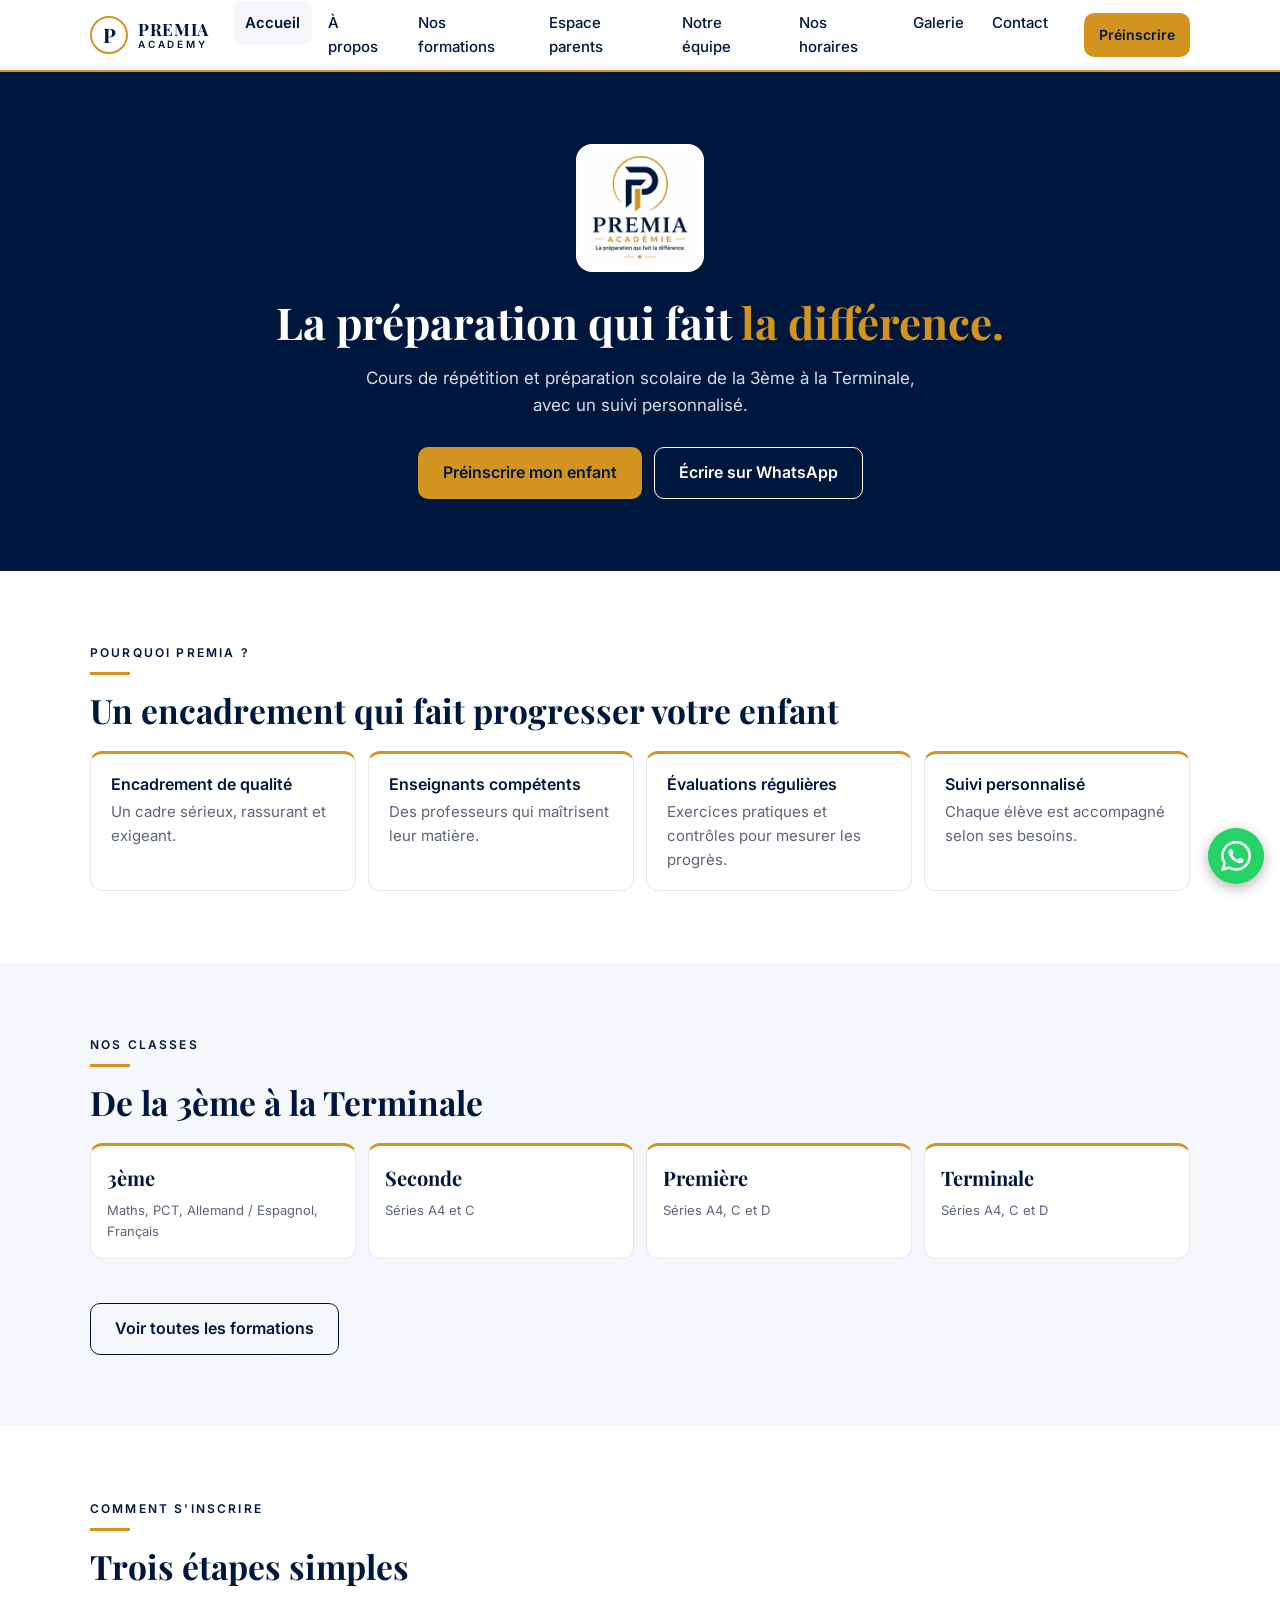
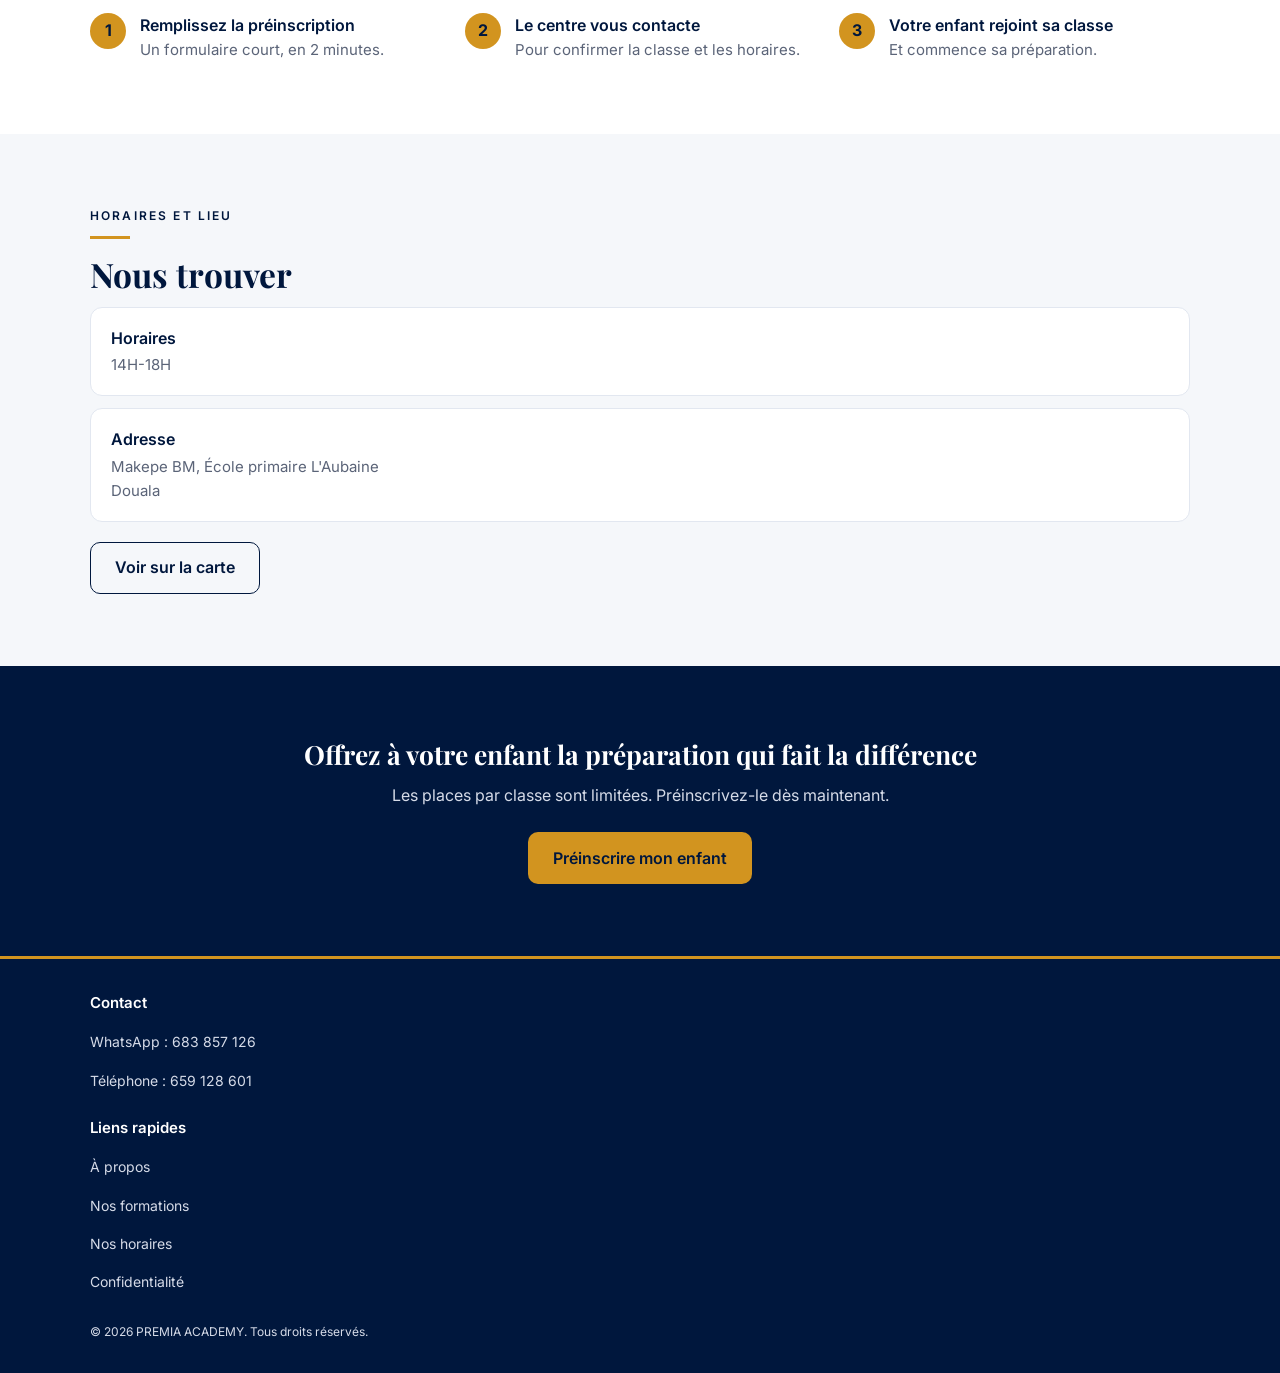
<file: index.html>
<!DOCTYPE html>
<html lang="fr">
<head>
  <meta charset="UTF-8">
  <meta name="viewport" content="width=device-width, initial-scale=1">
  <title>PREMIA ACADEMY | Cours de répétition à Douala, de la 3ème à la Terminale</title>
  <meta name="description" content="PREMIA ACADEMY, centre de cours de répétition à Makepe, Douala. Accompagnement scolaire des élèves de la 3ème à la Terminale et préparation aux examens.">
  <meta name="theme-color" content="#00173D">
<link rel="icon" type="image/svg+xml" href="assets/img/logo/favicon.svg">
<link rel="icon" type="image/png" href="assets/img/logo/logo-complet.png">
<link rel="canonical" href="https://dylannana.github.io/premia-academy/">
  <!-- Aperçu lors d'un partage WhatsApp / Facebook -->
  <meta property="og:type" content="website">
  <meta property="og:url" content="https://dylannana.github.io/premia-academy/">
  <meta property="og:site_name" content="PREMIA ACADEMY">
<meta property="og:locale" content="fr_FR">
  <meta property="og:title" content="PREMIA ACADEMY : la préparation qui fait la différence">
  <meta property="og:description" content="Cours de répétition et préparation scolaire de la 3ème à la Terminale.">
  <meta property="og:image" content="https://dylannana.github.io/premia-academy/assets/img/logo/logo-complet.png">

  <!-- Polices -->
  <link rel="preconnect" href="https://fonts.googleapis.com">
  <link rel="preconnect" href="https://fonts.gstatic.com" crossorigin>
  <link href="https://fonts.googleapis.com/css2?family=Inter:wght@400;500;600&family=Playfair+Display:wght@600;700&display=swap" rel="stylesheet">

  <link rel="stylesheet" href="assets/css/style.css">
  <script src="assets/js/main.js" defer></script>
</head>
<body>
  <a class="skip-link" href="#contenu">Aller au contenu</a>

  <!-- ===== EN-TÊTE ===== -->
  <header class="site-header">
    <div class="header-inner">
      <a class="brand" href="index.html" aria-label="PREMIA ACADEMY, accueil">
        <span class="brand-mono" aria-hidden="true">P</span>
        <span class="brand-text">
          <span class="brand-name">PREMIA</span>
          <span class="brand-sub">ACADEMY</span>
        </span>
      </a>
      <div class="header-actions">
        <a class="btn btn-gold btn-sm" href="preinscription.html">Préinscrire</a>
        <button class="nav-toggle" type="button" aria-expanded="false"
                aria-controls="menu-principal" aria-label="Ouvrir le menu">
          <span class="nav-toggle-bar"></span>
        </button>
      </div>
    </div>
    <nav class="main-nav" id="menu-principal" aria-label="Navigation principale">
      <ul>
        <li><a href="index.html" aria-current="page">Accueil</a></li>
        <li><a href="a-propos.html">À propos</a></li>
        <li><a href="formations.html">Nos formations</a></li>
        <li><a href="informations.html">Espace parents</a></li>
        <li><a href="equipe.html">Notre équipe</a></li>
        <li><a href="horaires.html">Nos horaires</a></li>
        <li><a href="galerie.html">Galerie</a></li>
        <li><a href="contact.html">Contact</a></li>
      </ul>
    </nav>
  </header>

  <main id="contenu">

    <!-- ===== HERO ===== -->
    <section class="hero">
      <div class="container">
        <img class="hero-logo" src="assets/img/logo/logo-complet.png"
             alt="Logo PREMIA Académie" width="128" height="128">
        <h1>La préparation qui fait <span>la différence.</span></h1>
        <p class="hero-text">Cours de répétition et préparation scolaire de la 3ème à la Terminale, avec un suivi personnalisé.</p>
        <div class="hero-actions">
          <a class="btn btn-gold" href="preinscription.html">Préinscrire mon enfant</a>
          <a class="btn btn-outline-light" href="https://wa.me/237683857126">Écrire sur WhatsApp</a>
        </div>
      </div>
    </section>

    <!-- ===== POURQUOI PREMIA ===== -->
    <section class="section" aria-labelledby="titre-pourquoi">
      <div class="container">
        <p class="eyebrow">Pourquoi PREMIA ?</p>
        <h2 id="titre-pourquoi">Un encadrement qui fait progresser votre enfant</h2>
        <ul class="cards">
          <li class="card">
            <h3>Encadrement de qualité</h3>
            <p>Un cadre sérieux, rassurant et exigeant.</p>
          </li>
          <li class="card">
            <h3>Enseignants compétents</h3>
            <p>Des professeurs qui maîtrisent leur matière.</p>
          </li>
          <li class="card">
            <h3>Évaluations régulières</h3>
            <p>Exercices pratiques et contrôles pour mesurer les progrès.</p>
          </li>
          <li class="card">
            <h3>Suivi personnalisé</h3>
            <p>Chaque élève est accompagné selon ses besoins.</p>
          </li>
        </ul>
      </div>
    </section>

    <!-- ===== NOS CLASSES ===== -->
    <section class="section section-alt" aria-labelledby="titre-classes">
      <div class="container">
        <p class="eyebrow">Nos classes</p>
        <h2 id="titre-classes">De la 3ème à la Terminale</h2>
        <ul class="class-grid">
          <li class="class-card"><h3>3ème</h3><p>Maths, PCT, Allemand / Espagnol, Français</p></li>
          <li class="class-card"><h3>Seconde</h3><p>Séries A4 et C</p></li>
          <li class="class-card"><h3>Première</h3><p>Séries A4, C et D</p></li>
          <li class="class-card"><h3>Terminale</h3><p>Séries A4, C et D</p></li>
        </ul>
        <a class="btn btn-outline" href="formations.html">Voir toutes les formations</a>
      </div>
    </section>

    <!-- ===== COMMENT S'INSCRIRE ===== -->
    <section class="section" aria-labelledby="titre-etapes">
      <div class="container">
        <p class="eyebrow">Comment s'inscrire</p>
        <h2 id="titre-etapes">Trois étapes simples</h2>
        <ol class="steps">
          <li><h3>Remplissez la préinscription</h3><p>Un formulaire court, en 2 minutes.</p></li>
          <li><h3>Le centre vous contacte</h3><p>Pour confirmer la classe et les horaires.</p></li>
          <li><h3>Votre enfant rejoint sa classe</h3><p>Et commence sa préparation.</p></li>
        </ol>
      </div>
    </section>

    <!-- ===== HORAIRES ET LIEU ===== -->
    <section class="section section-alt" aria-labelledby="titre-lieu">
      <div class="container">
        <p class="eyebrow">Horaires et lieu</p>
        <h2 id="titre-lieu">Nous trouver</h2>
        <div class="card"><h3>Horaires</h3><p>14H-18H</p></div>
        <div class="card"><h3>Adresse</h3><p>Makepe BM, École primaire L'Aubaine<br>Douala</p></div>
        <a class="btn btn-outline" href="contact.html">Voir sur la carte</a>
      </div>
    </section>

    <!-- ===== APPEL FINAL ===== -->
    <section class="cta">
      <div class="container">
        <h2>Offrez à votre enfant la préparation qui fait la différence</h2>
        <p>Les places par classe sont limitées. Préinscrivez-le dès maintenant.</p>
        <a class="btn btn-gold" href="preinscription.html">Préinscrire mon enfant</a>
      </div>
    </section>
  </main>

  <!-- ===== PIED DE PAGE ===== -->
  <footer class="site-footer">
    <div class="container">
      <h3>Contact</h3>
      <a href="https://wa.me/237683857126">WhatsApp : 683 857 126</a>
      <a href="tel:+237659128601">Téléphone : 659 128 601</a>
      <h3>Liens rapides</h3>
      <a href="a-propos.html">À propos</a>
      <a href="formations.html">Nos formations</a>
      <a href="horaires.html">Nos horaires</a>
      <a href="confidentialite.html">Confidentialité</a>
      <p class="copyright">© 2026 PREMIA ACADEMY. Tous droits réservés.</p>
    </div>
  </footer>

  <!-- Bouton WhatsApp flottant -->
 <a class="wa-float" href="https://wa.me/237683857126" target="_blank" rel="noopener" aria-label="Écrire à PREMIA ACADEMY sur WhatsApp"><svg viewBox="0 0 24 24" aria-hidden="true"><path d="M17.472 14.382c-.297-.149-1.758-.867-2.03-.967-.273-.099-.471-.148-.67.15-.197.297-.767.966-.94 1.164-.173.199-.347.223-.644.075-.297-.15-1.255-.463-2.39-1.475-.883-.788-1.48-1.761-1.653-2.059-.173-.297-.018-.458.13-.606.134-.133.298-.347.446-.52.149-.174.198-.298.298-.497.099-.198.05-.371-.025-.52-.075-.149-.669-1.612-.916-2.207-.242-.579-.487-.5-.669-.51-.173-.008-.371-.01-.57-.01-.198 0-.52.074-.792.372-.272.297-1.04 1.016-1.04 2.479 0 1.462 1.065 2.875 1.213 3.074.149.198 2.096 3.2 5.077 4.487.709.306 1.262.489 1.694.625.712.227 1.36.195 1.871.118.571-.085 1.758-.719 2.006-1.413.248-.694.248-1.289.173-1.413-.074-.124-.272-.198-.57-.347m-5.421 7.403h-.004a9.87 9.87 0 01-5.031-1.378l-.361-.214-3.741.982.998-3.648-.235-.374a9.86 9.86 0 01-1.51-5.26c.001-5.45 4.436-9.884 9.888-9.884 2.64 0 5.122 1.03 6.988 2.898a9.825 9.825 0 012.893 6.994c-.003 5.45-4.437 9.884-9.885 9.884m8.413-18.297A11.815 11.815 0 0012.05 0C5.495 0 .16 5.335.157 11.892c0 2.096.547 4.142 1.588 5.945L.057 24l6.305-1.654a11.882 11.882 0 005.683 1.448h.005c6.554 0 11.89-5.335 11.893-11.893a11.821 11.821 0 00-3.48-8.413z"/></svg></a>
</html>
</file>
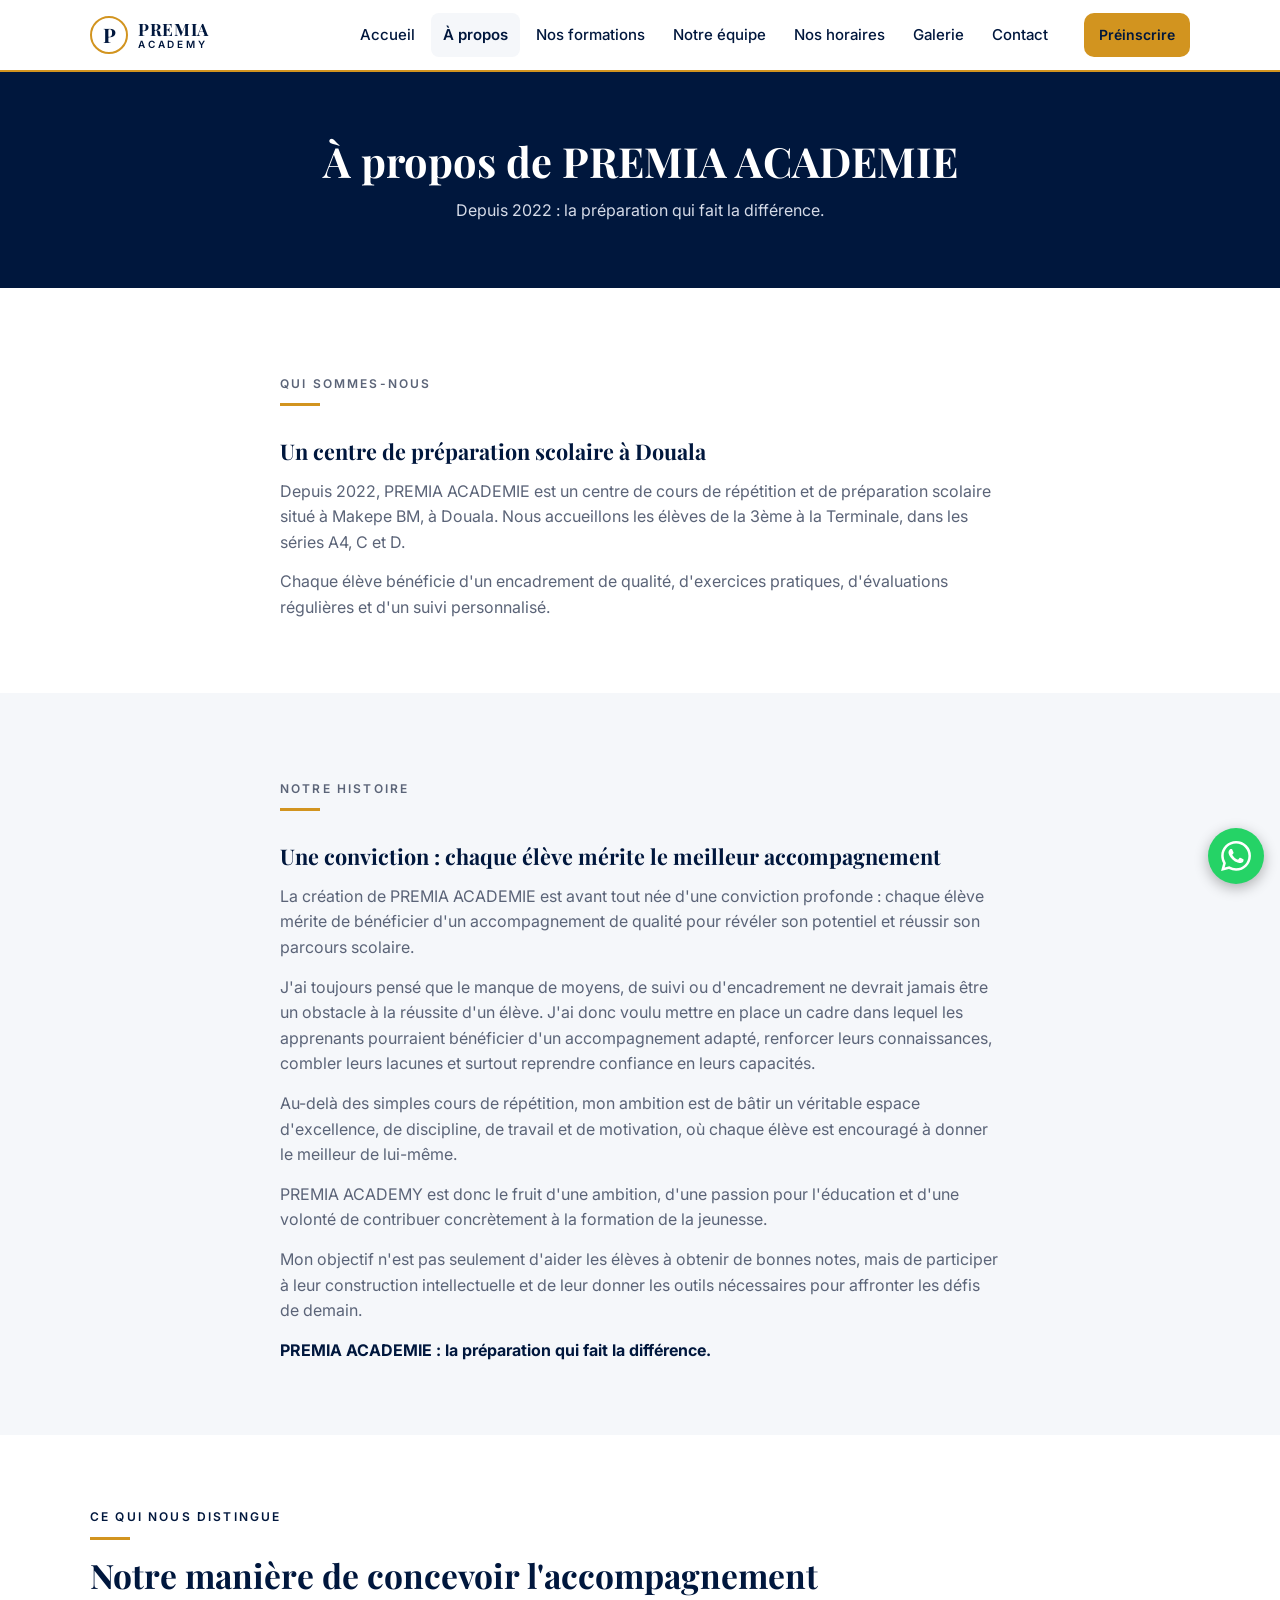
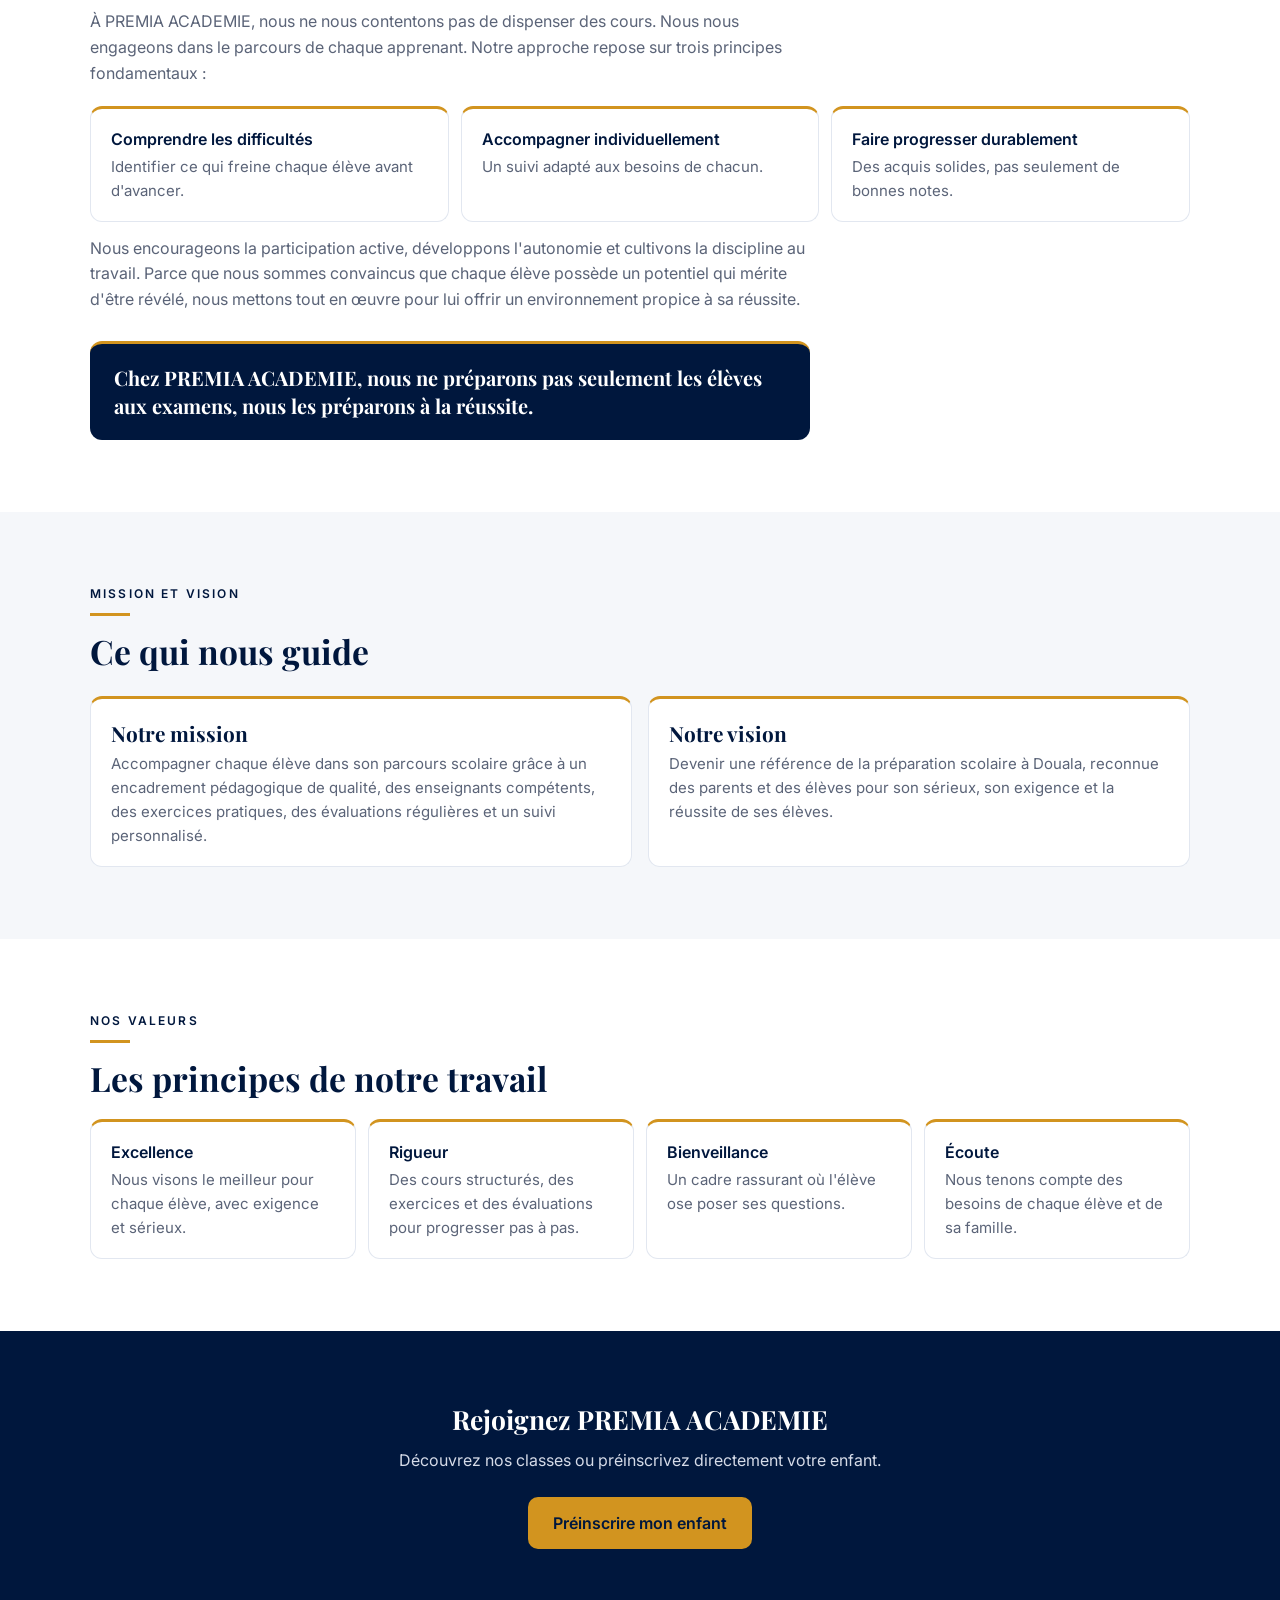
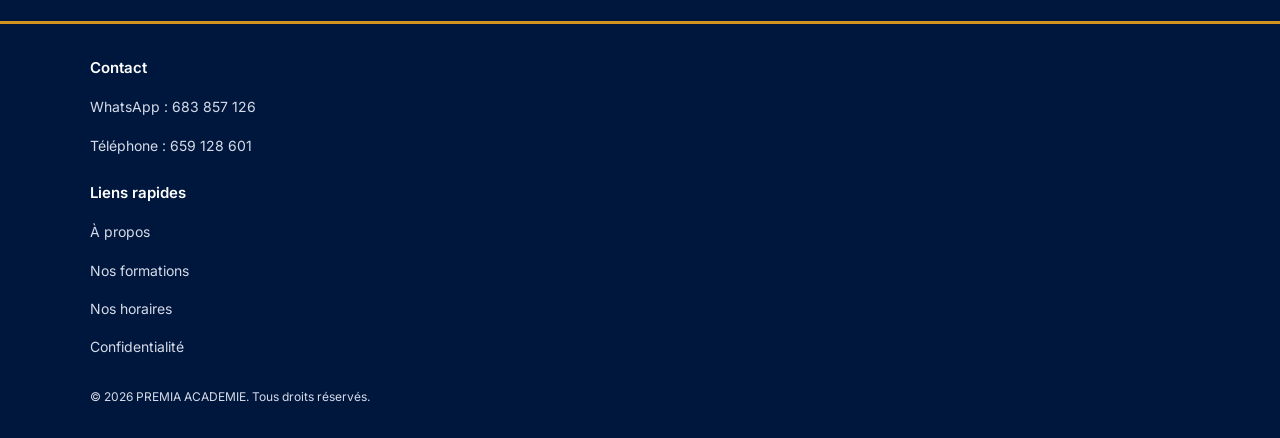
<file: a-propos.html>
<!DOCTYPE html>
<html lang="fr">
<head>
  <meta charset="UTF-8">
  <meta name="viewport" content="width=device-width, initial-scale=1">
  <title>À propos | PREMIA ACADEMY, centre de préparation scolaire à Douala depuis 2022</title>
  <meta name="description" content="Découvrez PREMIA ACADEMY, centre de cours de répétition à Makepe, Douala. Notre mission : accompagner les élèves de la 3ème à la Terminale vers la réussite scolaire.">
  <meta name="theme-color" content="#00173D">
  <link rel="icon" type="image/png" href="assets/img/logo/logo-complet.png">
  <meta property="og:type" content="website">
  <meta property="og:title" content="À propos | PREMIA ACADEMY">
  <meta property="og:description" content="Notre histoire, notre approche, notre mission et nos valeurs.">
  <meta property="og:image" content="assets/img/logo/logo-complet.png">
  <link rel="preconnect" href="https://fonts.googleapis.com">
  <link rel="preconnect" href="https://fonts.gstatic.com" crossorigin>
  <link href="https://fonts.googleapis.com/css2?family=Inter:wght@400;500;600&family=Playfair+Display:wght@600;700&display=swap" rel="stylesheet">
  <link rel="stylesheet" href="assets/css/style.css">
  <script src="assets/js/main.js" defer></script>
</head>
<body>
  <a class="skip-link" href="#contenu">Aller au contenu</a>

  <header class="site-header">
    <div class="header-inner">
      <a class="brand" href="index.html" aria-label="PREMIA ACADEMY, accueil">
        <span class="brand-mono" aria-hidden="true">P</span>
        <span class="brand-text">
          <span class="brand-name">PREMIA</span>
          <span class="brand-sub">ACADEMY</span>
        </span>
      </a>
      <div class="header-actions">
        <a class="btn btn-gold btn-sm" href="preinscription.html">Préinscrire</a>
        <button class="nav-toggle" type="button" aria-expanded="false"
                aria-controls="menu-principal" aria-label="Ouvrir le menu">
          <span class="nav-toggle-bar"></span>
        </button>
      </div>
    </div>
    <nav class="main-nav" id="menu-principal" aria-label="Navigation principale">
      <ul>
        <li><a href="index.html">Accueil</a></li>
        <li><a href="a-propos.html" aria-current="page">À propos</a></li>
        <li><a href="formations.html">Nos formations</a></li>
        <li><a href="equipe.html">Notre équipe</a></li>
        <li><a href="horaires.html">Nos horaires</a></li>
        <li><a href="galerie.html">Galerie</a></li>
        <li><a href="contact.html">Contact</a></li>
      </ul>
    </nav>
  </header>

  <main id="contenu">
    <section class="page-hero">
      <div class="container">
        <h1>À propos de PREMIA ACADEMIE</h1>
        <p>Depuis 2022 : la préparation qui fait la différence.</p>
      </div>
    </section>

    <section class="section" aria-labelledby="titre-qui">
      <div class="container texte-long">
        <p class="eyebrow">Qui sommes-nous</p>
        <h2 id="titre-qui">Un centre de préparation scolaire à Douala</h2>
        <p>Depuis 2022, PREMIA ACADEMIE est un centre de cours de répétition et de préparation scolaire situé à Makepe BM, à Douala. Nous accueillons les élèves de la 3ème à la Terminale, dans les séries A4, C et D.</p>
        <p>Chaque élève bénéficie d'un encadrement de qualité, d'exercices pratiques, d'évaluations régulières et d'un suivi personnalisé.</p>
      </div>
    </section>

    <section class="section section-alt" aria-labelledby="titre-histoire">
      <div class="container texte-long">
        <p class="eyebrow">Notre histoire</p>
        <h2 id="titre-histoire">Une conviction : chaque élève mérite le meilleur accompagnement</h2>
        <p>La création de PREMIA ACADEMIE est avant tout née d'une conviction profonde : chaque élève mérite de bénéficier d'un accompagnement de qualité pour révéler son potentiel et réussir son parcours scolaire.</p>
        <p>J'ai toujours pensé que le manque de moyens, de suivi ou d'encadrement ne devrait jamais être un obstacle à la réussite d'un élève. J'ai donc voulu mettre en place un cadre dans lequel les apprenants pourraient bénéficier d'un accompagnement adapté, renforcer leurs connaissances, combler leurs lacunes et surtout reprendre confiance en leurs capacités.</p>
        <p>Au-delà des simples cours de répétition, mon ambition est de bâtir un véritable espace d'excellence, de discipline, de travail et de motivation, où chaque élève est encouragé à donner le meilleur de lui-même.</p>
        <p>PREMIA ACADEMY est donc le fruit d'une ambition, d'une passion pour l'éducation et d'une volonté de contribuer concrètement à la formation de la jeunesse.</p>
        <p>Mon objectif n'est pas seulement d'aider les élèves à obtenir de bonnes notes, mais de participer à leur construction intellectuelle et de leur donner les outils nécessaires pour affronter les défis de demain.</p>
        <p><strong>PREMIA ACADEMIE : la préparation qui fait la différence.</strong></p>
      </div>
    </section>

    <section class="section" aria-labelledby="titre-distingue">
      <div class="container">
        <p class="eyebrow">Ce qui nous distingue</p>
        <h2 id="titre-distingue">Notre manière de concevoir l'accompagnement</h2>
        <div class="texte-long">
          <p>À PREMIA ACADEMIE, nous ne nous contentons pas de dispenser des cours. Nous nous engageons dans le parcours de chaque apprenant. Notre approche repose sur trois principes fondamentaux :</p>
        </div>
        <ul class="cards cards-3">
          <li class="card">
            <h3>Comprendre les difficultés</h3>
            <p>Identifier ce qui freine chaque élève avant d'avancer.</p>
          </li>
          <li class="card">
            <h3>Accompagner individuellement</h3>
            <p>Un suivi adapté aux besoins de chacun.</p>
          </li>
          <li class="card">
            <h3>Faire progresser durablement</h3>
            <p>Des acquis solides, pas seulement de bonnes notes.</p>
          </li>
        </ul>
        <div class="texte-long">
          <p>Nous encourageons la participation active, développons l'autonomie et cultivons la discipline au travail. Parce que nous sommes convaincus que chaque élève possède un potentiel qui mérite d'être révélé, nous mettons tout en œuvre pour lui offrir un environnement propice à sa réussite.</p>
        </div>
        <p class="citation">Chez PREMIA ACADEMIE, nous ne préparons pas seulement les élèves aux examens, nous les préparons à la réussite.</p>
      </div>
    </section>

    <section class="section section-alt" aria-labelledby="titre-mission">
      <div class="container">
        <p class="eyebrow">Mission et vision</p>
        <h2 id="titre-mission">Ce qui nous guide</h2>
        <div class="duo">
          <div class="card">
            <h3>Notre mission</h3>
            <p>Accompagner chaque élève dans son parcours scolaire grâce à un encadrement pédagogique de qualité, des enseignants compétents, des exercices pratiques, des évaluations régulières et un suivi personnalisé.</p>
          </div>
          <div class="card">
            <h3>Notre vision</h3>
            <p>Devenir une référence de la préparation scolaire à Douala, reconnue des parents et des élèves pour son sérieux, son exigence et la réussite de ses élèves.</p>
          </div>
        </div>
      </div>
    </section>

    <section class="section" aria-labelledby="titre-valeurs">
      <div class="container">
        <p class="eyebrow">Nos valeurs</p>
        <h2 id="titre-valeurs">Les principes de notre travail</h2>
        <ul class="cards">
          <li class="card">
            <h3>Excellence</h3>
            <p>Nous visons le meilleur pour chaque élève, avec exigence et sérieux.</p>
          </li>
          <li class="card">
            <h3>Rigueur</h3>
            <p>Des cours structurés, des exercices et des évaluations pour progresser pas à pas.</p>
          </li>
          <li class="card">
            <h3>Bienveillance</h3>
            <p>Un cadre rassurant où l'élève ose poser ses questions.</p>
          </li>
          <li class="card">
            <h3>Écoute</h3>
            <p>Nous tenons compte des besoins de chaque élève et de sa famille.</p>
          </li>
        </ul>
      </div>
    </section>

    <section class="cta">
      <div class="container">
        <h2>Rejoignez PREMIA ACADEMIE</h2>
        <p>Découvrez nos classes ou préinscrivez directement votre enfant.</p>
        <a class="btn btn-gold" href="preinscription.html">Préinscrire mon enfant</a>
      </div>
    </section>
  </main>

  <footer class="site-footer">
    <div class="container">
      <h3>Contact</h3>
      <a href="https://wa.me/237683857126">WhatsApp : 683 857 126</a>
      <a href="tel:+237659128601">Téléphone : 659 128 601</a>
      <h3>Liens rapides</h3>
      <a href="a-propos.html">À propos</a>
      <a href="formations.html">Nos formations</a>
      <a href="horaires.html">Nos horaires</a>
      <a href="confidentialite.html">Confidentialité</a>
      <p class="copyright">© 2026 PREMIA ACADEMIE. Tous droits réservés.</p>
    </div>
  </footer>

<a class="wa-float" href="https://wa.me/237683857126" target="_blank" rel="noopener" aria-label="Écrire à PREMIA ACADEMY sur WhatsApp"><svg viewBox="0 0 24 24" aria-hidden="true"><path d="M17.472 14.382c-.297-.149-1.758-.867-2.03-.967-.273-.099-.471-.148-.67.15-.197.297-.767.966-.94 1.164-.173.199-.347.223-.644.075-.297-.15-1.255-.463-2.39-1.475-.883-.788-1.48-1.761-1.653-2.059-.173-.297-.018-.458.13-.606.134-.133.298-.347.446-.52.149-.174.198-.298.298-.497.099-.198.05-.371-.025-.52-.075-.149-.669-1.612-.916-2.207-.242-.579-.487-.5-.669-.51-.173-.008-.371-.01-.57-.01-.198 0-.52.074-.792.372-.272.297-1.04 1.016-1.04 2.479 0 1.462 1.065 2.875 1.213 3.074.149.198 2.096 3.2 5.077 4.487.709.306 1.262.489 1.694.625.712.227 1.36.195 1.871.118.571-.085 1.758-.719 2.006-1.413.248-.694.248-1.289.173-1.413-.074-.124-.272-.198-.57-.347m-5.421 7.403h-.004a9.87 9.87 0 01-5.031-1.378l-.361-.214-3.741.982.998-3.648-.235-.374a9.86 9.86 0 01-1.51-5.26c.001-5.45 4.436-9.884 9.888-9.884 2.64 0 5.122 1.03 6.988 2.898a9.825 9.825 0 012.893 6.994c-.003 5.45-4.437 9.884-9.885 9.884m8.413-18.297A11.815 11.815 0 0012.05 0C5.495 0 .16 5.335.157 11.892c0 2.096.547 4.142 1.588 5.945L.057 24l6.305-1.654a11.882 11.882 0 005.683 1.448h.005c6.554 0 11.89-5.335 11.893-11.893a11.821 11.821 0 00-3.48-8.413z"/></svg></a>
</body>
</html>
</file>
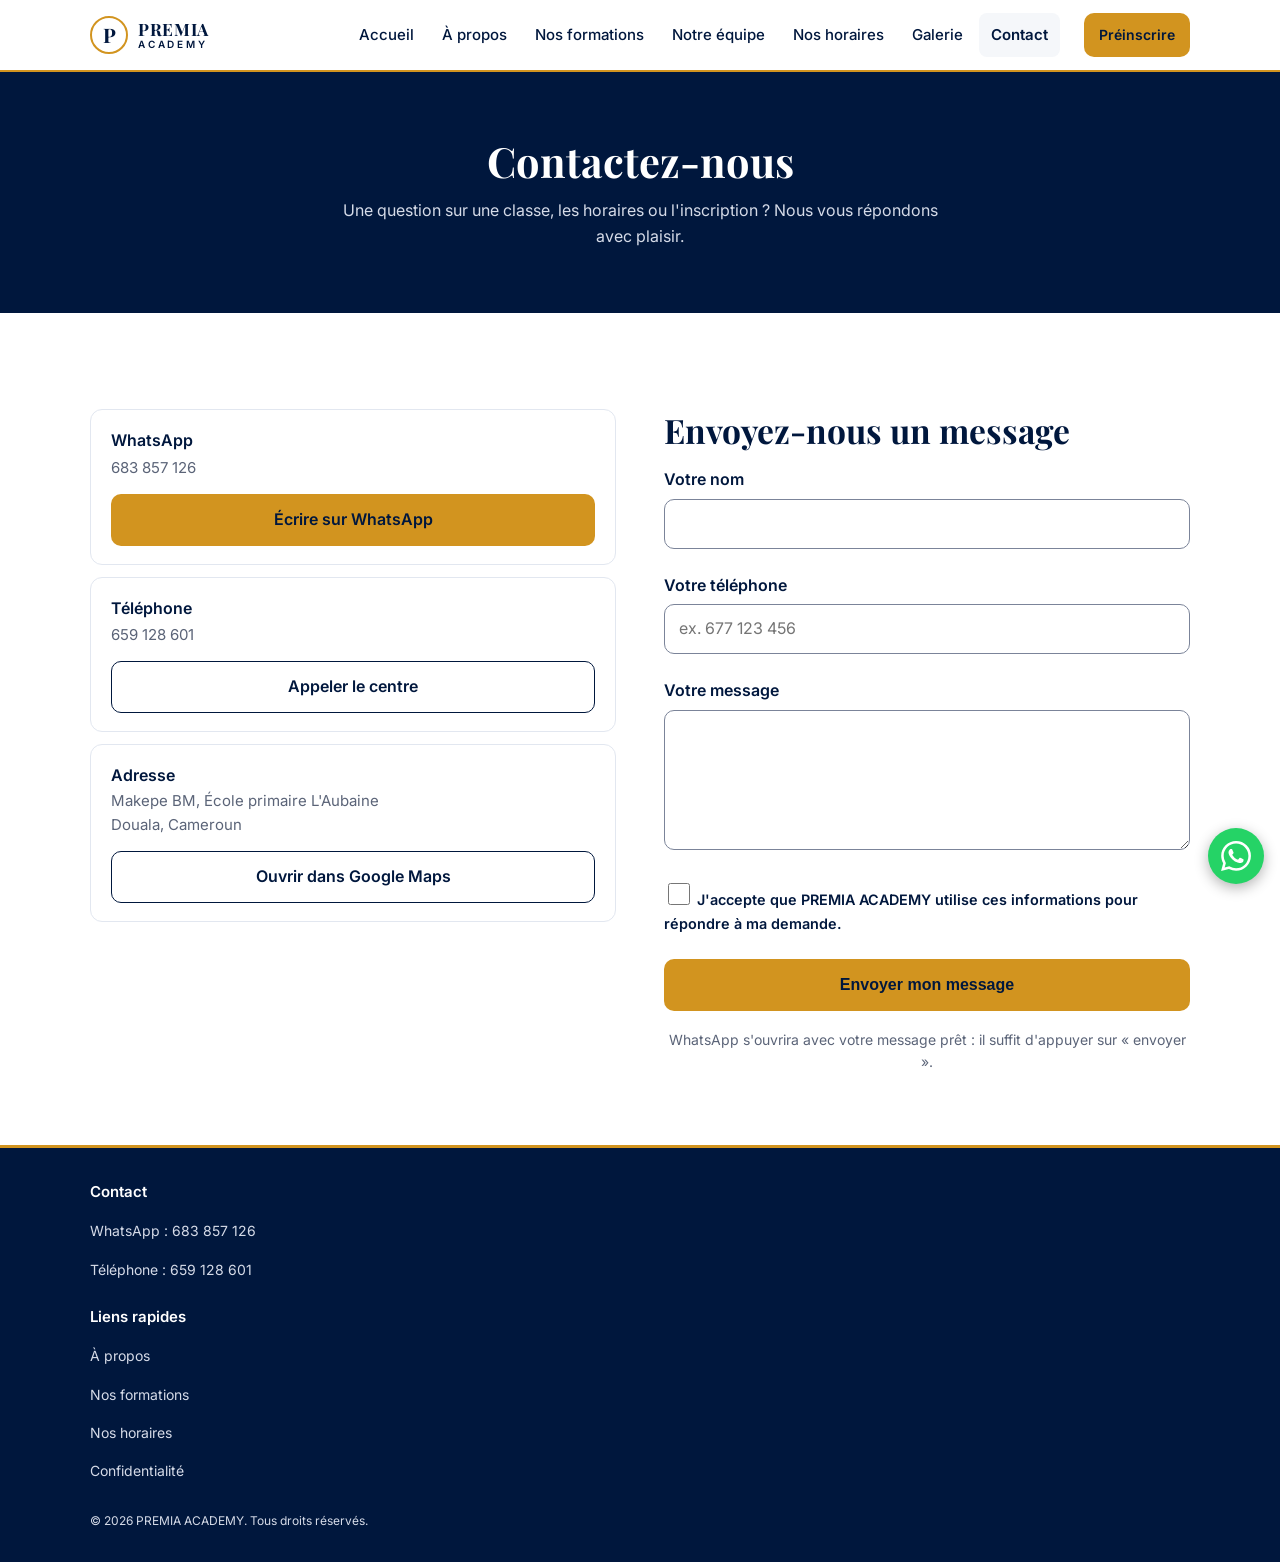
<file: contact.html>
<!DOCTYPE html>
<html lang="fr">
<head>
  <meta charset="UTF-8">
  <meta name="viewport" content="width=device-width, initial-scale=1">
  <title>Contact | PREMIA ACADEMY, Makepe BM Douala</title>
  <meta name="description" content="Contactez PREMIA ACADEMY à Makepe, Douala, pour vos inscriptions et renseignements sur nos cours de répétition. Retrouvez notre adresse et contactez-nous sur WhatsApp.">
  <meta name="theme-color" content="#00173D">
  <link rel="icon" type="image/png" href="assets/img/logo/logo-complet.png">
  <meta property="og:type" content="website">
  <meta property="og:title" content="Contact | PREMIA ACADEMY">
  <meta property="og:description" content="WhatsApp, téléphone, adresse et formulaire de contact.">
  <meta property="og:image" content="assets/img/logo/logo-complet.png">
  <link rel="preconnect" href="https://fonts.googleapis.com">
  <link rel="preconnect" href="https://fonts.gstatic.com" crossorigin>
  <link href="https://fonts.googleapis.com/css2?family=Inter:wght@400;500;600&family=Playfair+Display:wght@600;700&display=swap" rel="stylesheet">
  <link rel="stylesheet" href="assets/css/style.css">
  <script src="assets/js/main.js" defer></script>
  <script src="assets/js/contact.js" defer></script>
</head>
<body>
  <a class="skip-link" href="#contenu">Aller au contenu</a>

  <header class="site-header">
    <div class="header-inner">
      <a class="brand" href="index.html" aria-label="PREMIA ACADEMY, accueil">
        <span class="brand-mono" aria-hidden="true">P</span>
        <span class="brand-text">
          <span class="brand-name">PREMIA</span>
          <span class="brand-sub">ACADEMY</span>
        </span>
      </a>
      <div class="header-actions">
        <a class="btn btn-gold btn-sm" href="preinscription.html">Préinscrire</a>
        <button class="nav-toggle" type="button" aria-expanded="false"
                aria-controls="menu-principal" aria-label="Ouvrir le menu">
          <span class="nav-toggle-bar"></span>
        </button>
      </div>
    </div>
    <nav class="main-nav" id="menu-principal" aria-label="Navigation principale">
      <ul>
        <li><a href="index.html">Accueil</a></li>
        <li><a href="a-propos.html">À propos</a></li>
        <li><a href="formations.html">Nos formations</a></li>
        <li><a href="equipe.html">Notre équipe</a></li>
        <li><a href="horaires.html">Nos horaires</a></li>
        <li><a href="galerie.html">Galerie</a></li>
        <li><a href="contact.html" aria-current="page">Contact</a></li>
      </ul>
    </nav>
  </header>

  <main id="contenu">
    <section class="page-hero">
      <div class="container">
        <h1>Contactez-nous</h1>
        <p>Une question sur une classe, les horaires ou l'inscription ? Nous vous répondons avec plaisir.</p>
      </div>
    </section>

    <section class="section">
      <div class="container contact-grid">

        <div class="contact-infos">
          <div class="card">
            <h3>WhatsApp</h3>
            <p>683 857 126</p>
            <a class="btn btn-gold" href="https://wa.me/237683857126">Écrire sur WhatsApp</a>
          </div>
          <div class="card">
            <h3>Téléphone</h3>
            <p>659 128 601</p>
            <a class="btn btn-outline" href="tel:+237659128601">Appeler le centre</a>
          </div>
          <div class="card">
            <h3>Adresse</h3>
            <address>Makepe BM, École primaire L'Aubaine<br>Douala, Cameroun</address>
            <a class="btn btn-outline"
               href="https://www.google.com/maps/search/?api=1&query=Ecole+primaire+L%27Aubaine+Makepe+BM+Douala"
               target="_blank" rel="noopener noreferrer">Ouvrir dans Google Maps</a>
          </div>
        </div>

        <div class="contact-form-bloc">
          <h2>Envoyez-nous un message</h2>
          <form id="form-contact" class="form" novalidate>

            <div class="champ">
              <label for="nom">Votre nom</label>
              <input type="text" id="nom" name="nom" autocomplete="name" aria-describedby="err-nom">
              <p class="erreur" id="err-nom" aria-live="polite"></p>
            </div>

            <div class="champ">
              <label for="telephone">Votre téléphone</label>
              <input type="tel" id="telephone" name="telephone" placeholder="ex. 677 123 456"
                     inputmode="tel" autocomplete="tel" aria-describedby="err-telephone">
              <p class="erreur" id="err-telephone" aria-live="polite"></p>
            </div>

            <div class="champ">
              <label for="message">Votre message</label>
              <textarea id="message" name="message" aria-describedby="err-message"></textarea>
              <p class="erreur" id="err-message" aria-live="polite"></p>
            </div>

            <div class="champ">
              <label class="consentement" for="consentement">
                <input type="checkbox" id="consentement" name="consentement" aria-describedby="err-consentement">
                <span>J'accepte que PREMIA ACADEMY utilise ces informations pour répondre à ma demande.</span>
              </label>
              <p class="erreur" id="err-consentement" aria-live="polite"></p>
            </div>

            <button class="btn btn-gold" type="submit">Envoyer mon message</button>
            <p class="note-form">WhatsApp s'ouvrira avec votre message prêt : il suffit d'appuyer sur « envoyer ».</p>
          </form>
        </div>

      </div>
    </section>
  </main>

  <footer class="site-footer">
    <div class="container">
      <h3>Contact</h3>
      <a href="https://wa.me/237683857126">WhatsApp : 683 857 126</a>
      <a href="tel:+237659128601">Téléphone : 659 128 601</a>
      <h3>Liens rapides</h3>
      <a href="a-propos.html">À propos</a>
      <a href="formations.html">Nos formations</a>
      <a href="horaires.html">Nos horaires</a>
      <a href="confidentialite.html">Confidentialité</a>
      <p class="copyright">© 2026 PREMIA ACADEMY. Tous droits réservés.</p>
    </div>
  </footer>

  <a class="wa-float" href="https://wa.me/237683857126" target="_blank" rel="noopener" aria-label="Écrire à PREMIA ACADEMY sur WhatsApp"><svg viewBox="0 0 24 24" aria-hidden="true"><path d="M17.472 14.382c-.297-.149-1.758-.867-2.03-.967-.273-.099-.471-.148-.67.15-.197.297-.767.966-.94 1.164-.173.199-.347.223-.644.075-.297-.15-1.255-.463-2.39-1.475-.883-.788-1.48-1.761-1.653-2.059-.173-.297-.018-.458.13-.606.134-.133.298-.347.446-.52.149-.174.198-.298.298-.497.099-.198.05-.371-.025-.52-.075-.149-.669-1.612-.916-2.207-.242-.579-.487-.5-.669-.51-.173-.008-.371-.01-.57-.01-.198 0-.52.074-.792.372-.272.297-1.04 1.016-1.04 2.479 0 1.462 1.065 2.875 1.213 3.074.149.198 2.096 3.2 5.077 4.487.709.306 1.262.489 1.694.625.712.227 1.36.195 1.871.118.571-.085 1.758-.719 2.006-1.413.248-.694.248-1.289.173-1.413-.074-.124-.272-.198-.57-.347m-5.421 7.403h-.004a9.87 9.87 0 01-5.031-1.378l-.361-.214-3.741.982.998-3.648-.235-.374a9.86 9.86 0 01-1.51-5.26c.001-5.45 4.436-9.884 9.888-9.884 2.64 0 5.122 1.03 6.988 2.898a9.825 9.825 0 012.893 6.994c-.003 5.45-4.437 9.884-9.885 9.884m8.413-18.297A11.815 11.815 0 0012.05 0C5.495 0 .16 5.335.157 11.892c0 2.096.547 4.142 1.588 5.945L.057 24l6.305-1.654a11.882 11.882 0 005.683 1.448h.005c6.554 0 11.89-5.335 11.893-11.893a11.821 11.821 0 00-3.48-8.413z"/></svg></a>
</body>
</html>
</file>
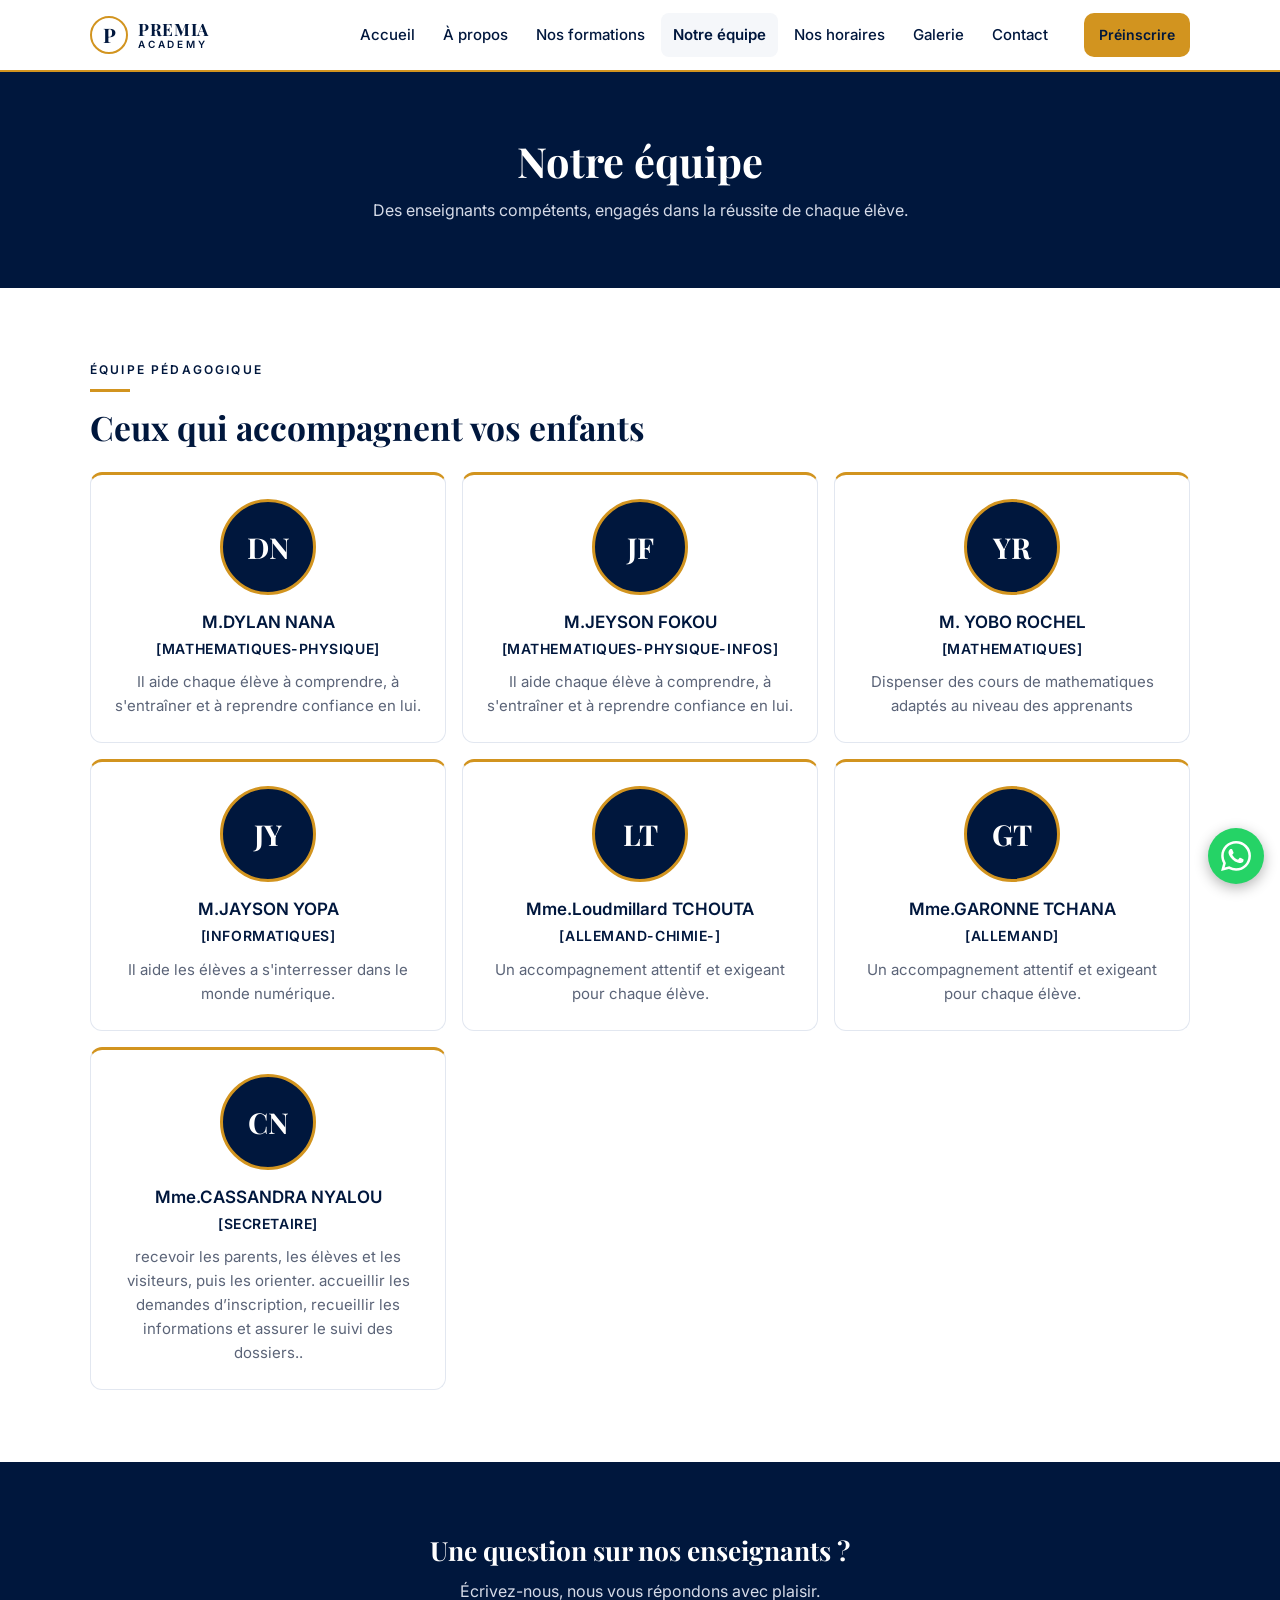
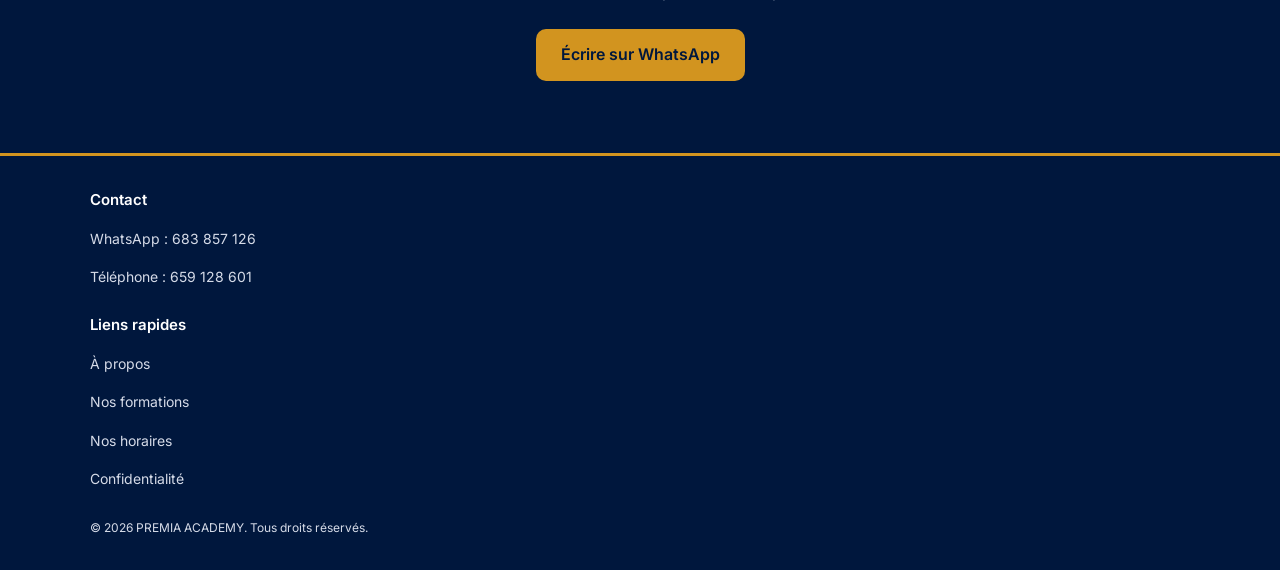
<file: equipe.html>
<!DOCTYPE html>
<html lang="fr">
<head>
  <meta charset="UTF-8">
  <meta name="viewport" content="width=device-width, initial-scale=1">
  <title>Notre équipe | PREMIA ACADEMY, enseignants à Douala</title>
  <meta name="description" content="Découvrez l'équipe pédagogique de PREMIA ACADEMY à Makepe, Douala : des enseignants et des professionnels engagés dans l'accompagnement scolaire des élèves de la 3ème à la Terminale.">
  <meta name="theme-color" content="#00173D">
  <link rel="icon" type="image/png" href="assets/img/logo/logo-complet.png">
  <meta property="og:type" content="website">
  <meta property="og:title" content="Notre équipe | PREMIA ACADEMY">
  <meta property="og:description" content="Des enseignants compétents pour chaque matière.">
  <meta property="og:image" content="assets/img/logo/logo-complet.png">
  <link rel="preconnect" href="https://fonts.googleapis.com">
  <link rel="preconnect" href="https://fonts.gstatic.com" crossorigin>
  <link href="https://fonts.googleapis.com/css2?family=Inter:wght@400;500;600&family=Playfair+Display:wght@600;700&display=swap" rel="stylesheet">
  <link rel="stylesheet" href="assets/css/style.css">
  <script src="assets/js/main.js" defer></script>
</head>
<body>
  <a class="skip-link" href="#contenu">Aller au contenu</a>

  <header class="site-header">
    <div class="header-inner">
      <a class="brand" href="index.html" aria-label="PREMIA ACADEMY, accueil">
        <span class="brand-mono" aria-hidden="true">P</span>
        <span class="brand-text">
          <span class="brand-name">PREMIA</span>
          <span class="brand-sub">ACADEMY</span>
        </span>
      </a>
      <div class="header-actions">
        <a class="btn btn-gold btn-sm" href="preinscription.html">Préinscrire</a>
        <button class="nav-toggle" type="button" aria-expanded="false"
                aria-controls="menu-principal" aria-label="Ouvrir le menu">
          <span class="nav-toggle-bar"></span>
        </button>
      </div>
    </div>
    <nav class="main-nav" id="menu-principal" aria-label="Navigation principale">
      <ul>
        <li><a href="index.html">Accueil</a></li>
        <li><a href="a-propos.html">À propos</a></li>
        <li><a href="formations.html">Nos formations</a></li>
        <li><a href="equipe.html" aria-current="page">Notre équipe</a></li>
        <li><a href="horaires.html">Nos horaires</a></li>
        <li><a href="galerie.html">Galerie</a></li>
        <li><a href="contact.html">Contact</a></li>
      </ul>
    </nav>
  </header>

  <main id="contenu">
    <section class="page-hero">
      <div class="container">
        <h1>Notre équipe</h1>
        <p>Des enseignants compétents, engagés dans la réussite de chaque élève.</p>
      </div>
    </section>

    <section class="section" aria-labelledby="titre-equipe">
      <div class="container">
        <p class="eyebrow">Équipe pédagogique</p>
        <h2 id="titre-equipe">Ceux qui accompagnent vos enfants</h2>

        <div class="equipe-grid">

          <article class="membre">
            <div class="avatar" aria-hidden="true">DN</div>
            <h3>M.DYLAN NANA</h3>
            <p class="matiere">[MATHEMATIQUES-PHYSIQUE]</p>
            <p class="presentation">Il aide chaque élève à comprendre, à s'entraîner et à reprendre confiance en lui.</p>
          </article>

<article class="membre">
            <div class="avatar" aria-hidden="true">JF</div>
            <h3>M.JEYSON FOKOU</h3>
            <p class="matiere">[MATHEMATIQUES-PHYSIQUE-INFOS]</p>
            <p class="presentation">Il aide chaque élève à comprendre, à s'entraîner et à reprendre confiance en lui.</p>
          </article>

           <article class="membre">
            <div class="avatar" aria-hidden="true">YR</div>
            <h3>M. YOBO ROCHEL</h3>
            <p class="matiere">[MATHEMATIQUES]</p>
            <p class="presentation">Dispenser des cours de mathematiques adaptés au niveau des apprenants</p>
          </article>

          <article class="membre">
            <div class="avatar" aria-hidden="true">JY</div>
            <h3>M.JAYSON YOPA</h3>
            <p class="matiere">[INFORMATIQUES]</p>
            <p class="presentation">Il aide les élèves a s'interresser dans le monde numérique.</p>
          </article>

          <article class="membre">
            <div class="avatar" aria-hidden="true">LT</div>
            <h3>Mme.Loudmillard TCHOUTA</h3>
            <p class="matiere">[ALLEMAND-CHIMIE-]</p>
            <p class="presentation">Un accompagnement attentif et exigeant pour chaque élève.</p>
          </article>

          <article class="membre">
            <div class="avatar" aria-hidden="true">GT</div>
            <h3>Mme.GARONNE TCHANA</h3>
            <p class="matiere">[ALLEMAND]</p>
            <p class="presentation">Un accompagnement attentif et exigeant pour chaque élève.</p>
          </article>

          <article class="membre">
            <div class="avatar" aria-hidden="true">CN</div>
            <h3>Mme.CASSANDRA NYALOU</h3>
            <p class="matiere">[SECRETAIRE]</p>
            <p class="presentation">recevoir les parents, les élèves et les visiteurs, puis les orienter.
accueillir les demandes d’inscription, recueillir les informations et assurer le suivi des dossiers..</p>
          </article>

        </div>
      </div>
    </section>

    <section class="cta">
      <div class="container">
        <h2>Une question sur nos enseignants ?</h2>
        <p>Écrivez-nous, nous vous répondons avec plaisir.</p>
        <a class="btn btn-gold" href="https://wa.me/237683857126">Écrire sur WhatsApp</a>
      </div>
    </section>
  </main>

  <footer class="site-footer">
    <div class="container">
      <h3>Contact</h3>
      <a href="https://wa.me/237683857126">WhatsApp : 683 857 126</a>
      <a href="tel:+237659128601">Téléphone : 659 128 601</a>
      <h3>Liens rapides</h3>
      <a href="a-propos.html">À propos</a>
      <a href="formations.html">Nos formations</a>
      <a href="horaires.html">Nos horaires</a>
      <a href="confidentialite.html">Confidentialité</a>
      <p class="copyright">© 2026 PREMIA ACADEMY. Tous droits réservés.</p>
    </div>
  </footer>

 <a class="wa-float" href="https://wa.me/237683857126" target="_blank" rel="noopener" aria-label="Écrire à PREMIA ACADEMY sur WhatsApp"><svg viewBox="0 0 24 24" aria-hidden="true"><path d="M17.472 14.382c-.297-.149-1.758-.867-2.03-.967-.273-.099-.471-.148-.67.15-.197.297-.767.966-.94 1.164-.173.199-.347.223-.644.075-.297-.15-1.255-.463-2.39-1.475-.883-.788-1.48-1.761-1.653-2.059-.173-.297-.018-.458.13-.606.134-.133.298-.347.446-.52.149-.174.198-.298.298-.497.099-.198.05-.371-.025-.52-.075-.149-.669-1.612-.916-2.207-.242-.579-.487-.5-.669-.51-.173-.008-.371-.01-.57-.01-.198 0-.52.074-.792.372-.272.297-1.04 1.016-1.04 2.479 0 1.462 1.065 2.875 1.213 3.074.149.198 2.096 3.2 5.077 4.487.709.306 1.262.489 1.694.625.712.227 1.36.195 1.871.118.571-.085 1.758-.719 2.006-1.413.248-.694.248-1.289.173-1.413-.074-.124-.272-.198-.57-.347m-5.421 7.403h-.004a9.87 9.87 0 01-5.031-1.378l-.361-.214-3.741.982.998-3.648-.235-.374a9.86 9.86 0 01-1.51-5.26c.001-5.45 4.436-9.884 9.888-9.884 2.64 0 5.122 1.03 6.988 2.898a9.825 9.825 0 012.893 6.994c-.003 5.45-4.437 9.884-9.885 9.884m8.413-18.297A11.815 11.815 0 0012.05 0C5.495 0 .16 5.335.157 11.892c0 2.096.547 4.142 1.588 5.945L.057 24l6.305-1.654a11.882 11.882 0 005.683 1.448h.005c6.554 0 11.89-5.335 11.893-11.893a11.821 11.821 0 00-3.48-8.413z"/></svg></a>
</html>
</file>
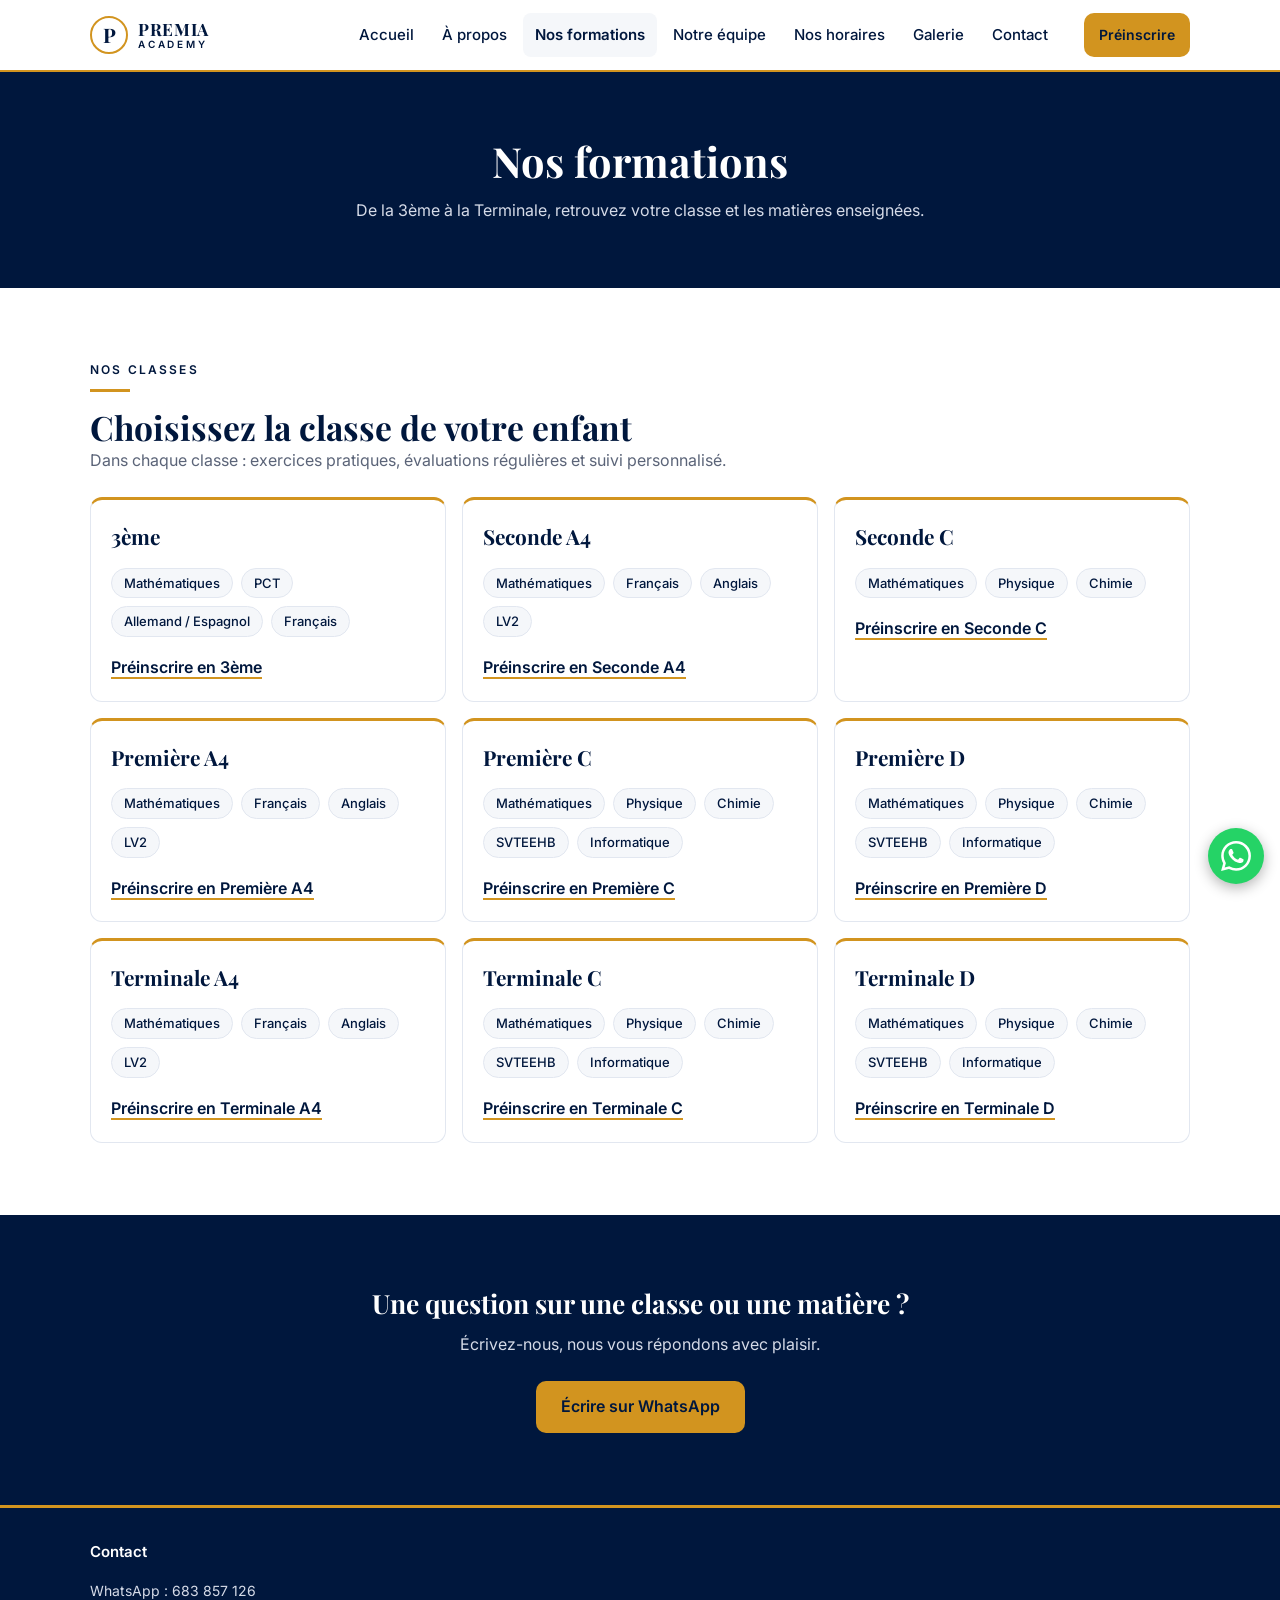
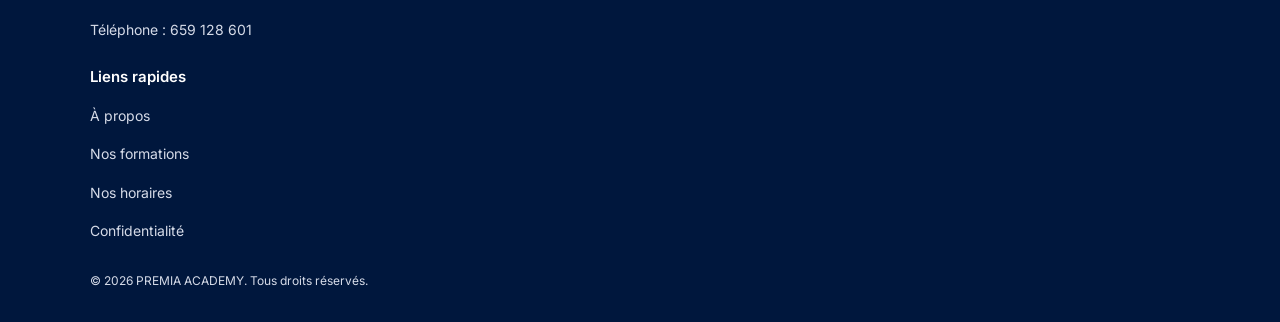
<file: formations.html>
<!DOCTYPE html>
<html lang="fr">
<head>
  <meta charset="UTF-8">
  <meta name="viewport" content="width=device-width, initial-scale=1">
  <title>Nos formations | PREMIA ACADEMY, de la 3ème à la Terminale à Douala</title>
  <meta name="description" content="Découvrez les formations de PREMIA ACADEMY à Makepe, Douala : cours de répétition en 3ème, Seconde, Première et Terminale, avec des matières adaptées à chaque série.">
  <meta name="theme-color" content="#00173D">
  <link rel="icon" type="image/png" href="assets/img/logo/logo-complet.png">
  <meta property="og:type" content="website">
  <meta property="og:title" content="Nos formations | PREMIA ACADEMY">
  <meta property="og:description" content="Classes et matières enseignées, de la 3ème à la Terminale.">
  <meta property="og:image" content="assets/img/logo/logo-complet.png">
  <link rel="preconnect" href="https://fonts.googleapis.com">
  <link rel="preconnect" href="https://fonts.gstatic.com" crossorigin>
  <link href="https://fonts.googleapis.com/css2?family=Inter:wght@400;500;600&family=Playfair+Display:wght@600;700&display=swap" rel="stylesheet">
  <link rel="stylesheet" href="assets/css/style.css">
  <script src="assets/js/main.js" defer></script>
</head>
<body>
  <a class="skip-link" href="#contenu">Aller au contenu</a>

  <header class="site-header">
    <div class="header-inner">
      <a class="brand" href="index.html" aria-label="PREMIA ACADEMY, accueil">
        <span class="brand-mono" aria-hidden="true">P</span>
        <span class="brand-text">
          <span class="brand-name">PREMIA</span>
          <span class="brand-sub">ACADEMY</span>
        </span>
      </a>
      <div class="header-actions">
        <a class="btn btn-gold btn-sm" href="preinscription.html">Préinscrire</a>
        <button class="nav-toggle" type="button" aria-expanded="false"
                aria-controls="menu-principal" aria-label="Ouvrir le menu">
          <span class="nav-toggle-bar"></span>
        </button>
      </div>
    </div>
    <nav class="main-nav" id="menu-principal" aria-label="Navigation principale">
      <ul>
        <li><a href="index.html">Accueil</a></li>
        <li><a href="a-propos.html">À propos</a></li>
        <li><a href="formations.html" aria-current="page">Nos formations</a></li>
        <li><a href="equipe.html">Notre équipe</a></li>
        <li><a href="horaires.html">Nos horaires</a></li>
        <li><a href="galerie.html">Galerie</a></li>
        <li><a href="contact.html">Contact</a></li>
      </ul>
    </nav>
  </header>

  <main id="contenu">
    <section class="page-hero">
      <div class="container">
        <h1>Nos formations</h1>
        <p>De la 3ème à la Terminale, retrouvez votre classe et les matières enseignées.</p>
      </div>
    </section>

    <section class="section" aria-labelledby="titre-classes">
      <div class="container">
        <p class="eyebrow">Nos classes</p>
        <h2 id="titre-classes">Choisissez la classe de votre enfant</h2>
        <p class="intro">Dans chaque classe : exercices pratiques, évaluations régulières et suivi personnalisé.</p>

        <div class="formations-grid">

          <article class="formation">
            <h3>3ème</h3>
            <ul class="matieres">
              <li>Mathématiques</li><li>PCT</li><li>Allemand / Espagnol</li><li>Français</li>
            </ul>
            <a class="lien-fleche" href="preinscription.html?classe=3eme">Préinscrire en 3ème</a>
          </article>

          <article class="formation">
            <h3>Seconde A4</h3>
            <ul class="matieres">
              <li>Mathématiques</li><li>Français</li><li>Anglais</li><li>LV2</li>
            </ul>
            <a class="lien-fleche" href="preinscription.html?classe=seconde-a4">Préinscrire en Seconde A4</a>
          </article>

          <article class="formation">
            <h3>Seconde C</h3>
            <ul class="matieres">
              <li>Mathématiques</li><li>Physique</li><li>Chimie</li>
            </ul>
            <a class="lien-fleche" href="preinscription.html?classe=seconde-c">Préinscrire en Seconde C</a>
          </article>

          <article class="formation">
            <h3>Première A4</h3>
            <ul class="matieres">
              <li>Mathématiques</li><li>Français</li><li>Anglais</li><li>LV2</li>
            </ul>
            <a class="lien-fleche" href="preinscription.html?classe=premiere-a4">Préinscrire en Première A4</a>
          </article>

          <article class="formation">
            <h3>Première C</h3>
            <ul class="matieres">
              <li>Mathématiques</li><li>Physique</li><li>Chimie</li><li>SVTEEHB</li><li>Informatique</li>
            </ul>
            <a class="lien-fleche" href="preinscription.html?classe=premiere-c">Préinscrire en Première C</a>
          </article>

          <article class="formation">
            <h3>Première D</h3>
            <ul class="matieres">
              <li>Mathématiques</li><li>Physique</li><li>Chimie</li><li>SVTEEHB</li><li>Informatique</li>
            </ul>
            <a class="lien-fleche" href="preinscription.html?classe=premiere-d">Préinscrire en Première D</a>
          </article>

          <article class="formation">
            <h3>Terminale A4</h3>
            <ul class="matieres">
              <li>Mathématiques</li><li>Français</li><li>Anglais</li><li>LV2</li>
            </ul>
            <a class="lien-fleche" href="preinscription.html?classe=terminale-a4">Préinscrire en Terminale A4</a>
          </article>

          <article class="formation">
            <h3>Terminale C</h3>
            <ul class="matieres">
              <li>Mathématiques</li><li>Physique</li><li>Chimie</li><li>SVTEEHB</li><li>Informatique</li>
            </ul>
            <a class="lien-fleche" href="preinscription.html?classe=terminale-c">Préinscrire en Terminale C</a>
          </article>

          <article class="formation">
            <h3>Terminale D</h3>
            <ul class="matieres">
              <li>Mathématiques</li><li>Physique</li><li>Chimie</li><li>SVTEEHB</li><li>Informatique</li>
            </ul>
            <a class="lien-fleche" href="preinscription.html?classe=terminale-d">Préinscrire en Terminale D</a>
          </article>

        </div>
      </div>
    </section>

    <section class="cta">
      <div class="container">
        <h2>Une question sur une classe ou une matière ?</h2>
        <p>Écrivez-nous, nous vous répondons avec plaisir.</p>
        <a class="btn btn-gold" href="https://wa.me/237683857126">Écrire sur WhatsApp</a>
      </div>
    </section>
  </main>

  <footer class="site-footer">
    <div class="container">
      <h3>Contact</h3>
      <a href="https://wa.me/237683857126">WhatsApp : 683 857 126</a>
      <a href="tel:+237659128601">Téléphone : 659 128 601</a>
      <h3>Liens rapides</h3>
      <a href="a-propos.html">À propos</a>
      <a href="formations.html">Nos formations</a>
      <a href="horaires.html">Nos horaires</a>
      <a href="confidentialite.html">Confidentialité</a>
      <p class="copyright">© 2026 PREMIA ACADEMY. Tous droits réservés.</p>
    </div>
  </footer>

  <a class="wa-float" href="https://wa.me/237683857126" target="_blank" rel="noopener" aria-label="Écrire à PREMIA ACADEMY sur WhatsApp"><svg viewBox="0 0 24 24" aria-hidden="true"><path d="M17.472 14.382c-.297-.149-1.758-.867-2.03-.967-.273-.099-.471-.148-.67.15-.197.297-.767.966-.94 1.164-.173.199-.347.223-.644.075-.297-.15-1.255-.463-2.39-1.475-.883-.788-1.48-1.761-1.653-2.059-.173-.297-.018-.458.13-.606.134-.133.298-.347.446-.52.149-.174.198-.298.298-.497.099-.198.05-.371-.025-.52-.075-.149-.669-1.612-.916-2.207-.242-.579-.487-.5-.669-.51-.173-.008-.371-.01-.57-.01-.198 0-.52.074-.792.372-.272.297-1.04 1.016-1.04 2.479 0 1.462 1.065 2.875 1.213 3.074.149.198 2.096 3.2 5.077 4.487.709.306 1.262.489 1.694.625.712.227 1.36.195 1.871.118.571-.085 1.758-.719 2.006-1.413.248-.694.248-1.289.173-1.413-.074-.124-.272-.198-.57-.347m-5.421 7.403h-.004a9.87 9.87 0 01-5.031-1.378l-.361-.214-3.741.982.998-3.648-.235-.374a9.86 9.86 0 01-1.51-5.26c.001-5.45 4.436-9.884 9.888-9.884 2.64 0 5.122 1.03 6.988 2.898a9.825 9.825 0 012.893 6.994c-.003 5.45-4.437 9.884-9.885 9.884m8.413-18.297A11.815 11.815 0 0012.05 0C5.495 0 .16 5.335.157 11.892c0 2.096.547 4.142 1.588 5.945L.057 24l6.305-1.654a11.882 11.882 0 005.683 1.448h.005c6.554 0 11.89-5.335 11.893-11.893a11.821 11.821 0 00-3.48-8.413z"/></svg></a>
</body>
</html>
</file>
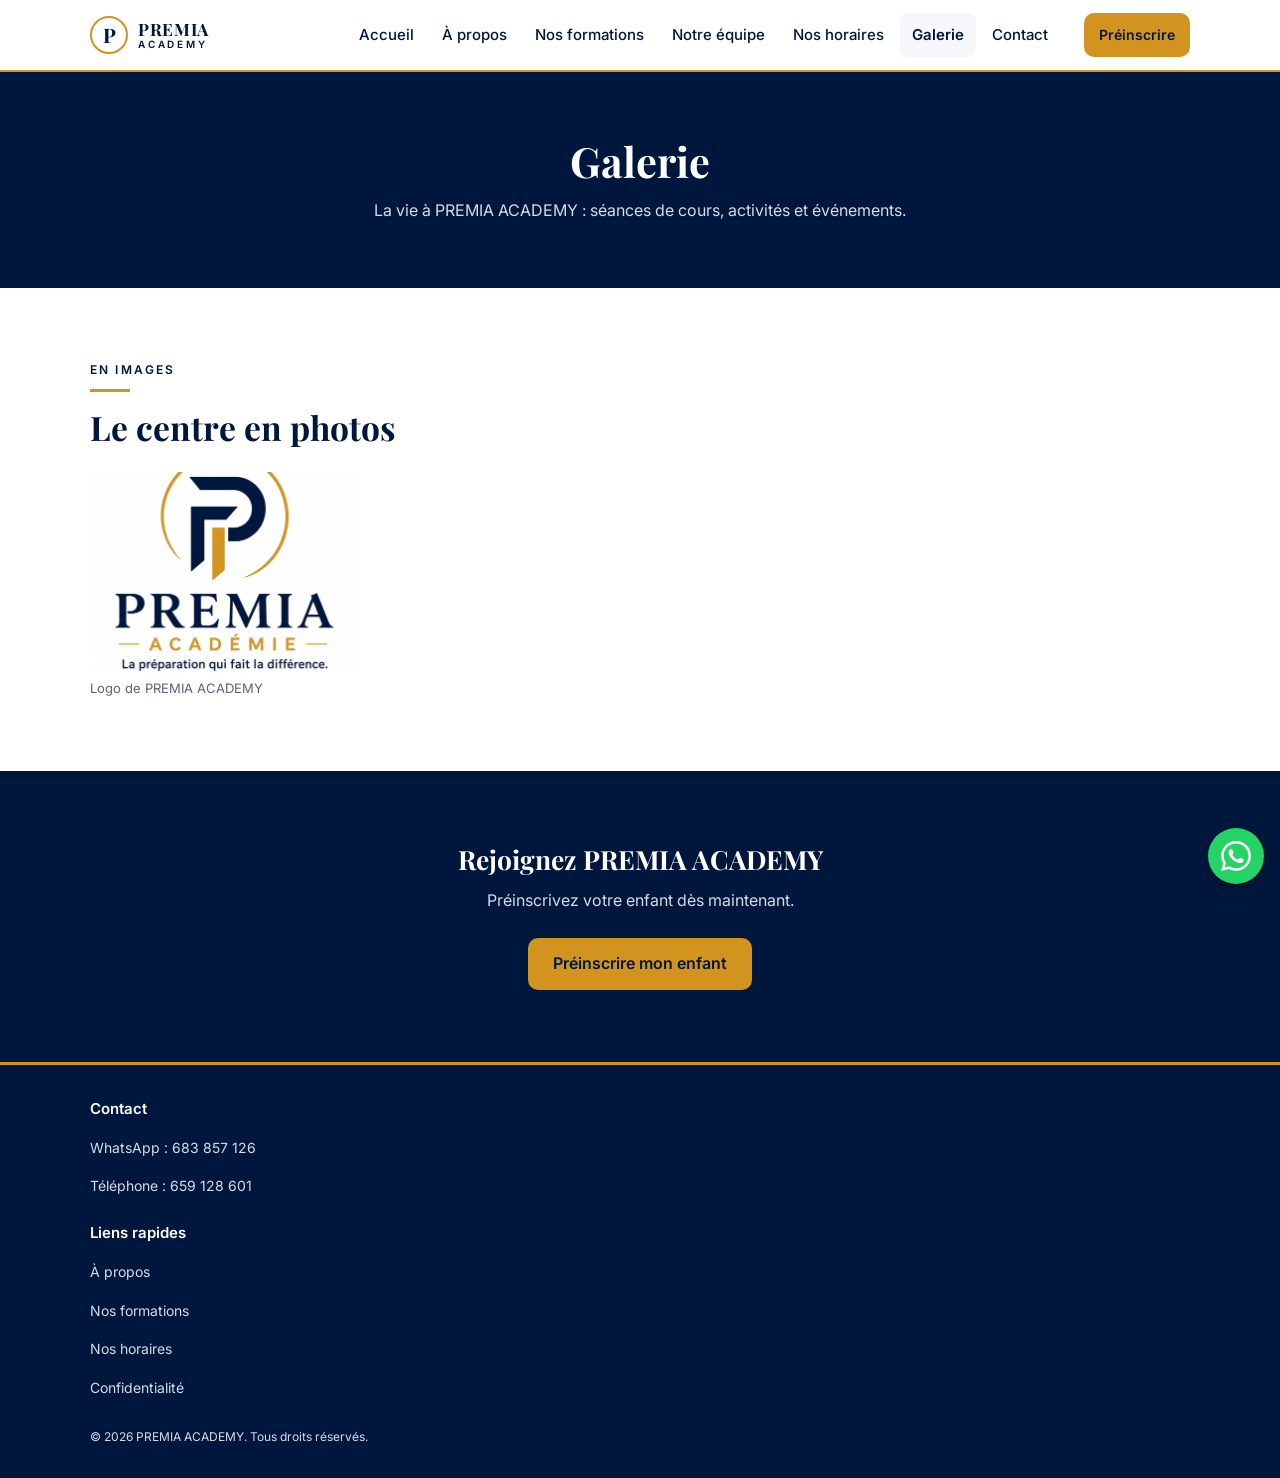
<file: galerie.html>
<!DOCTYPE html>
<html lang="fr">
<head>
  <meta charset="UTF-8">
  <meta name="viewport" content="width=device-width, initial-scale=1">
  <title>Galerie | PREMIA ACADEMY, la vie du centre à Douala</title>
  <meta name="description" content="Découvrez en photos la vie à PREMIA ACADEMY (Makepe BM, Douala) : séances de cours, activités pédagogiques et événements.">
  <meta name="theme-color" content="#00173D">
  <meta property="og:type" content="website">
  <meta property="og:title" content="Galerie | PREMIA ACADEMY">
  <meta property="og:description" content="La vie du centre en photos.">
  <meta property="og:image" content="assets/img/logo/logo-complet.png">
  <link rel="preconnect" href="https://fonts.googleapis.com">
  <link rel="preconnect" href="https://fonts.gstatic.com" crossorigin>
  <link href="https://fonts.googleapis.com/css2?family=Inter:wght@400;500;600&family=Playfair+Display:wght@600;700&display=swap" rel="stylesheet">
  <link rel="stylesheet" href="assets/css/style.css">
  <script src="assets/js/main.js" defer></script>
  <script src="assets/js/gallery.js" defer></script>
</head>
<body>
  <a class="skip-link" href="#contenu">Aller au contenu</a>

  <header class="site-header">
    <div class="header-inner">
      <a class="brand" href="index.html" aria-label="PREMIA ACADEMY, accueil">
        <span class="brand-mono" aria-hidden="true">P</span>
        <span class="brand-text">
          <span class="brand-name">PREMIA</span>
          <span class="brand-sub">ACADEMY</span>
        </span>
      </a>
      <div class="header-actions">
        <a class="btn btn-gold btn-sm" href="preinscription.html">Préinscrire</a>
        <button class="nav-toggle" type="button" aria-expanded="false"
                aria-controls="menu-principal" aria-label="Ouvrir le menu">
          <span class="nav-toggle-bar"></span>
        </button>
      </div>
    </div>
    <nav class="main-nav" id="menu-principal" aria-label="Navigation principale">
      <ul>
        <li><a href="index.html">Accueil</a></li>
        <li><a href="a-propos.html">À propos</a></li>
        <li><a href="formations.html">Nos formations</a></li>
        <li><a href="equipe.html">Notre équipe</a></li>
        <li><a href="horaires.html">Nos horaires</a></li>
        <li><a href="galerie.html" aria-current="page">Galerie</a></li>
        <li><a href="contact.html">Contact</a></li>
      </ul>
    </nav>
  </header>

  <main id="contenu">
    <section class="page-hero">
      <div class="container">
        <h1>Galerie</h1>
        <p>La vie à PREMIA ACADEMY : séances de cours, activités et événements.</p>
      </div>
    </section>

    <section class="section" aria-labelledby="titre-galerie">
      <div class="container">
        <p class="eyebrow">En images</p>
        <h2 id="titre-galerie">Le centre en photos</h2>

        <div class="galerie-grid">

          <!-- ===== PHOTO DE TEST : à supprimer quand tu ajoutes les vraies photos ===== -->
          <figure>
            <button class="vignette" type="button"
                    data-grand="assets/img/logo/logo-complet.png"
                    data-legende="Logo de PREMIA ACADEMY">
              <img src="assets/img/logo/logo-complet.png" alt="Logo de PREMIA ACADEMY"
                   width="400" height="300" loading="lazy">
            </button>
            <figcaption>Logo de PREMIA ACADEMY</figcaption>
          </figure>

          <!-- ===== MODÈLE D'UNE VRAIE PHOTO (copie-colle ce bloc pour chaque photo) =====
          <figure>
            <button class="vignette" type="button"
                    data-grand="assets/img/gallery/seance-maths.jpg"
                    data-legende="Séance de cours de mathématiques">
              <img src="assets/img/gallery/seance-maths.jpg" alt="Séance de cours de mathématiques"
                   width="400" height="300" loading="lazy">
            </button>
            <figcaption>Séance de cours de mathématiques</figcaption>
          </figure>
          -->

        </div>
      </div>
    </section>

    <section class="cta">
      <div class="container">
        <h2>Rejoignez PREMIA ACADEMY</h2>
        <p>Préinscrivez votre enfant dès maintenant.</p>
        <a class="btn btn-gold" href="preinscription.html">Préinscrire mon enfant</a>
      </div>
    </section>
  </main>

  <!-- Fenêtre d'agrandissement des photos -->
  <dialog class="lightbox" id="lightbox" aria-label="Photo agrandie">
    <div class="lightbox-inner">
      <img id="lightbox-img" alt="">
      <p id="lightbox-legende"></p>
      <button class="lightbox-close" type="button" aria-label="Fermer la photo">&times;</button>
    </div>
  </dialog>

  <footer class="site-footer">
    <div class="container">
      <h3>Contact</h3>
      <a href="https://wa.me/237683857126">WhatsApp : 683 857 126</a>
      <a href="tel:+237659128601">Téléphone : 659 128 601</a>
      <h3>Liens rapides</h3>
      <a href="a-propos.html">À propos</a>
      <a href="formations.html">Nos formations</a>
      <a href="horaires.html">Nos horaires</a>
      <a href="confidentialite.html">Confidentialité</a>
      <p class="copyright">© 2026 PREMIA ACADEMY. Tous droits réservés.</p>
    </div>
  </footer>

 <a class="wa-float" href="https://wa.me/237683857126" target="_blank" rel="noopener" aria-label="Écrire à PREMIA ACADEMY sur WhatsApp"><svg viewBox="0 0 24 24" aria-hidden="true"><path d="M17.472 14.382c-.297-.149-1.758-.867-2.03-.967-.273-.099-.471-.148-.67.15-.197.297-.767.966-.94 1.164-.173.199-.347.223-.644.075-.297-.15-1.255-.463-2.39-1.475-.883-.788-1.48-1.761-1.653-2.059-.173-.297-.018-.458.13-.606.134-.133.298-.347.446-.52.149-.174.198-.298.298-.497.099-.198.05-.371-.025-.52-.075-.149-.669-1.612-.916-2.207-.242-.579-.487-.5-.669-.51-.173-.008-.371-.01-.57-.01-.198 0-.52.074-.792.372-.272.297-1.04 1.016-1.04 2.479 0 1.462 1.065 2.875 1.213 3.074.149.198 2.096 3.2 5.077 4.487.709.306 1.262.489 1.694.625.712.227 1.36.195 1.871.118.571-.085 1.758-.719 2.006-1.413.248-.694.248-1.289.173-1.413-.074-.124-.272-.198-.57-.347m-5.421 7.403h-.004a9.87 9.87 0 01-5.031-1.378l-.361-.214-3.741.982.998-3.648-.235-.374a9.86 9.86 0 01-1.51-5.26c.001-5.45 4.436-9.884 9.888-9.884 2.64 0 5.122 1.03 6.988 2.898a9.825 9.825 0 012.893 6.994c-.003 5.45-4.437 9.884-9.885 9.884m8.413-18.297A11.815 11.815 0 0012.05 0C5.495 0 .16 5.335.157 11.892c0 2.096.547 4.142 1.588 5.945L.057 24l6.305-1.654a11.882 11.882 0 005.683 1.448h.005c6.554 0 11.89-5.335 11.893-11.893a11.821 11.821 0 00-3.48-8.413z"/></svg></a>
</body>
</html>
</file>
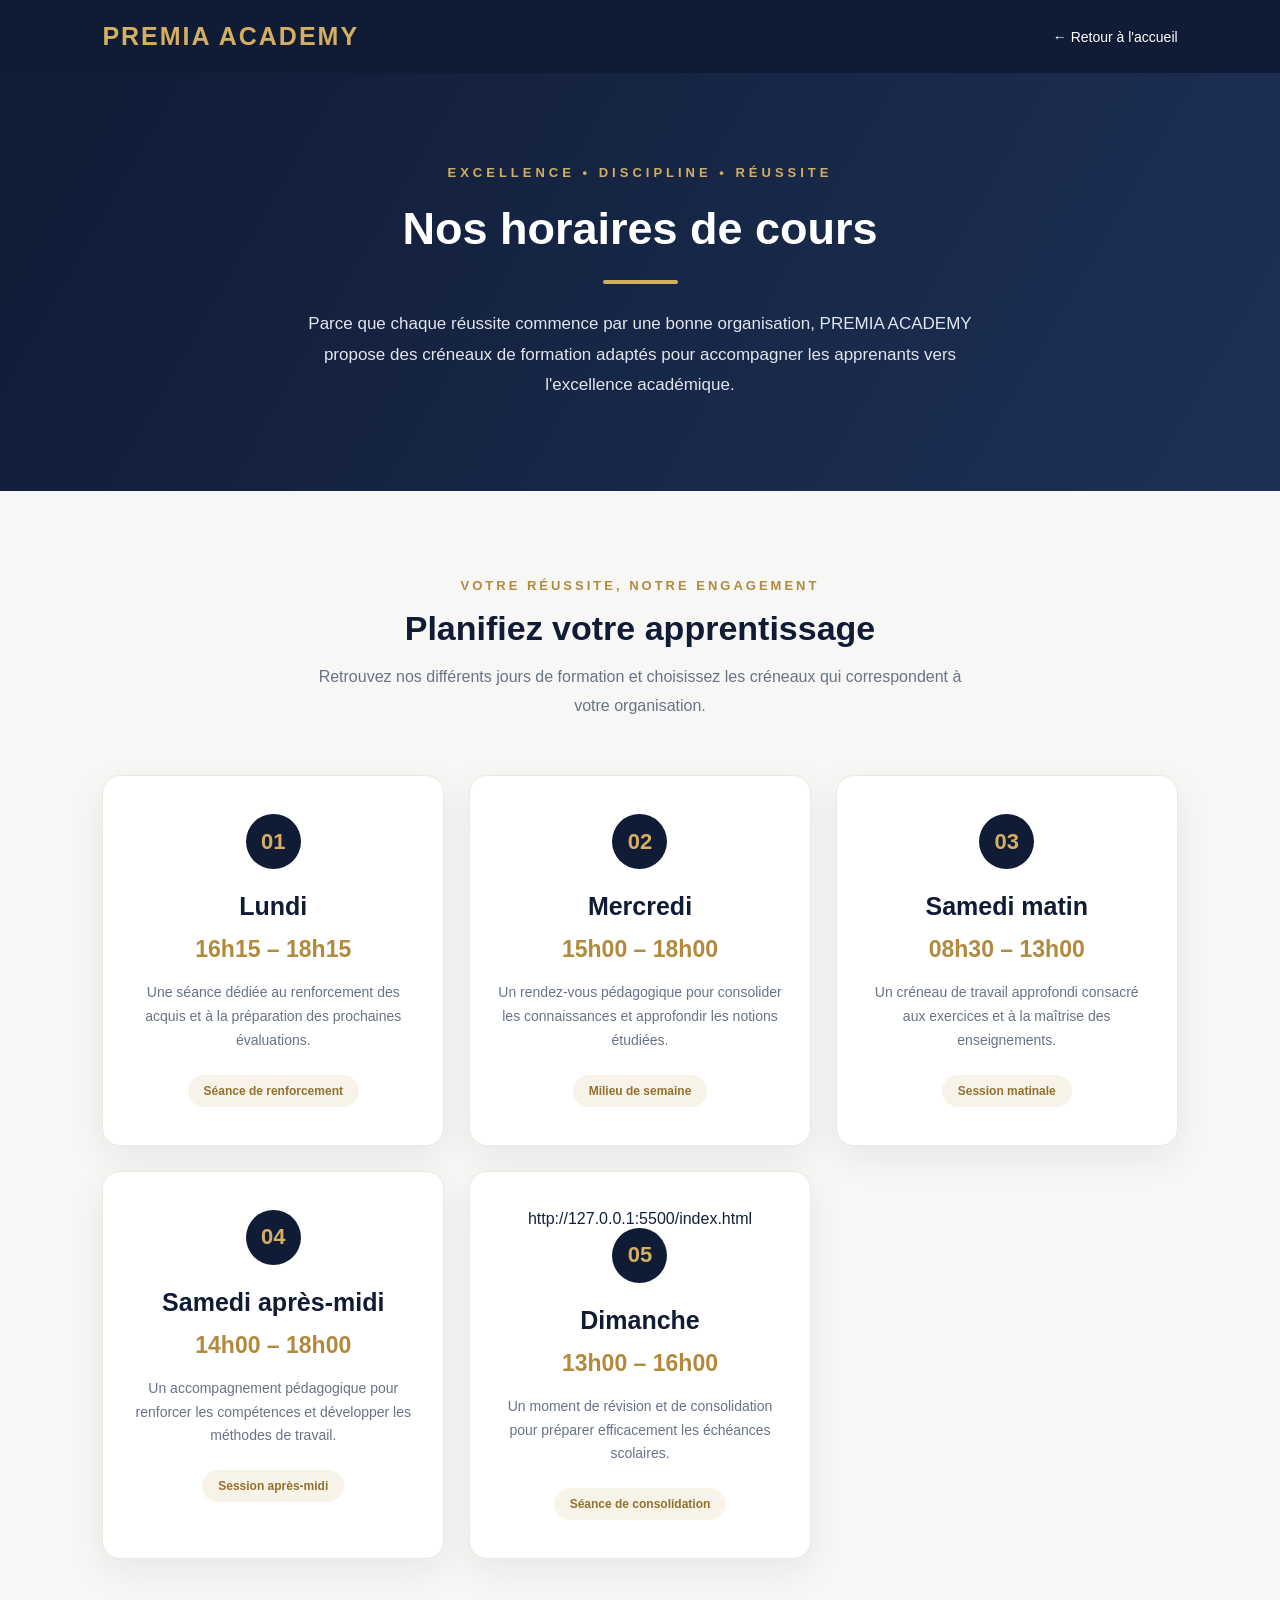
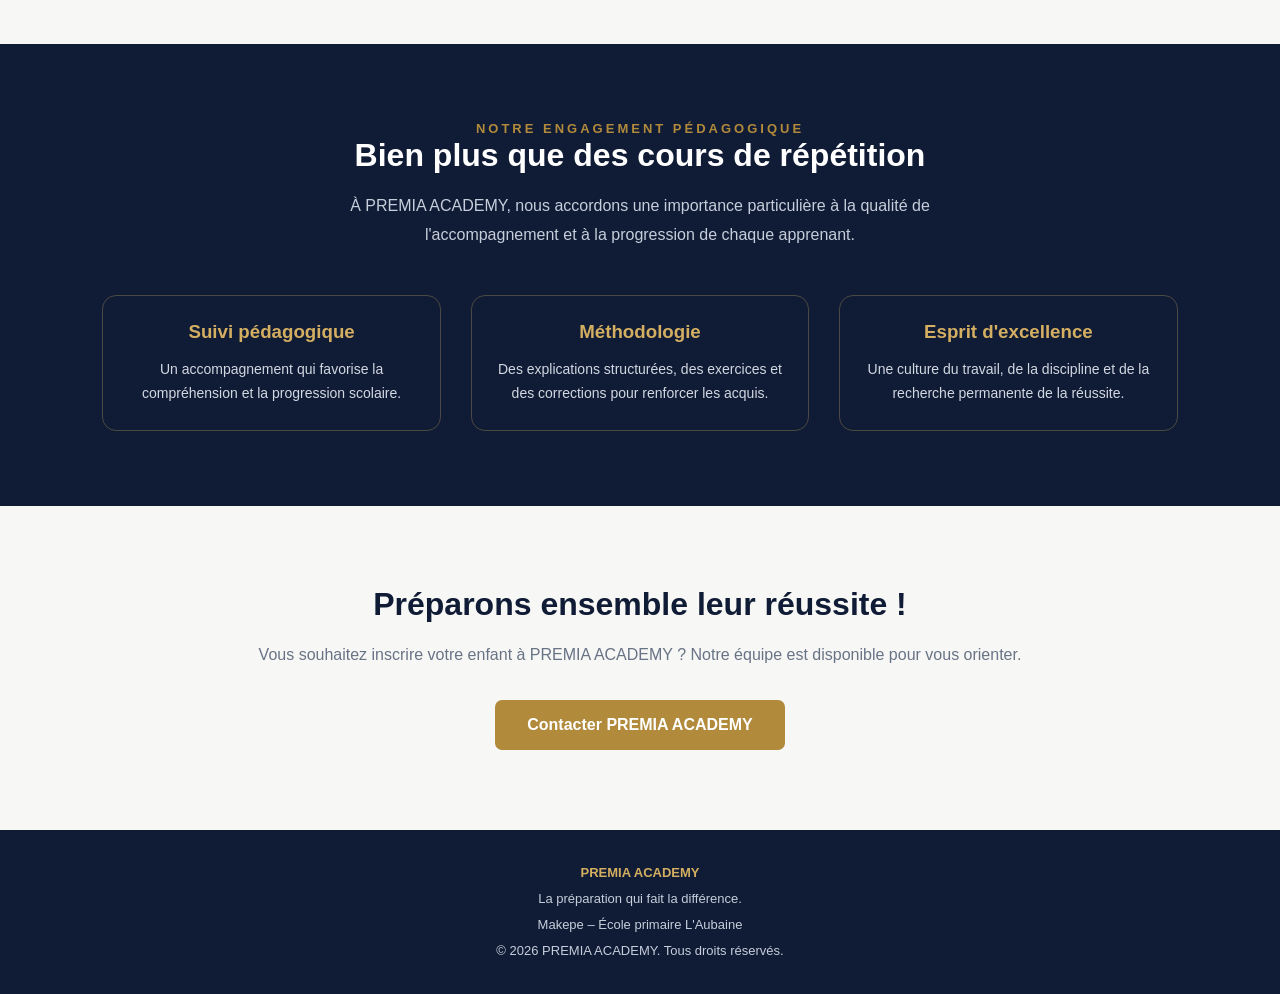
<file: horaires.html>
<!DOCTYPE html>
<html lang="fr">

<head>
    <meta charset="UTF-8">
    <meta name="viewport" content="width=device-width, initial-scale=1.0">

    <title>Nos horaires | PREMIA ACADEMY</title>
    <meta name="description" content="Consultez les horaires des cours de répétition de PREMIA ACADEMY à Makepe, Douala. Retrouvez nos jours et heures de cours pour les classes de la 3ème à la Terminale.">
    <link rel="icon" type="image/png" href="assets/img/logo/logo-complet.png">

    <style>

        * {
            margin: 0;
            padding: 0;
            box-sizing: border-box;
        }

        body {
            font-family: 'Segoe UI', Arial, sans-serif;
            background: #f7f7f5;
            color: #14213d;
        }

        /* NAVIGATION */

        header {
            background: #101b35;
            padding: 22px 8%;
            display: flex;
            justify-content: space-between;
            align-items: center;
            flex-wrap: wrap;
            gap: 15px;
        }

        .logo {
            color: #d4af61;
            font-size: 25px;
            font-weight: 800;
            letter-spacing: 2px;
        }

        header a {
            color: white;
            text-decoration: none;
            font-size: 14px;
        }

        /* HERO */

        .hero {
            background: linear-gradient(
                120deg,
                #101b35,
                #1d3156
            );

            padding: 90px 8%;
            text-align: center;
            color: white;
        }

        .hero span {
            color: #d4af61;
            text-transform: uppercase;
            letter-spacing: 4px;
            font-size: 13px;
            font-weight: bold;
        }

        .hero h1 {
            font-size: 45px;
            margin: 22px 0;
        }

        .hero p {
            max-width: 700px;
            margin: auto;
            line-height: 1.8;
            color: #e0e5ee;
            font-size: 17px;
        }

        .gold-line {
            width: 75px;
            height: 4px;
            background: #d4af61;
            margin: 25px auto;
            border-radius: 10px;
        }

        /* HORAIRES */

        .schedule {
            padding: 85px 8%;
            text-align: center;
        }

        .section-label {
            color: #b18a3c;
            font-weight: bold;
            letter-spacing: 3px;
            font-size: 13px;
            text-transform: uppercase;
        }

        .schedule h2 {
            font-size: 34px;
            margin: 15px 0;
            color: #101b35;
        }

        .section-description {
            max-width: 650px;
            margin: 0 auto;
            color: #687386;
            line-height: 1.8;
        }

        .schedule-container {
            display: grid;
            grid-template-columns: repeat(3, 1fr);
            gap: 25px;
            margin-top: 55px;
        }

        .schedule-card {
            background: white;
            border-radius: 18px;
            padding: 38px 25px;
            border: 1px solid #eee9df;
            box-shadow: 0 12px 35px rgba(16, 27, 53, 0.07);
            transition: 0.3s;
        }

        .schedule-card:hover {
            transform: translateY(-10px);
            box-shadow: 0 20px 40px rgba(16, 27, 53, 0.13);
        }

        .day-number {
            width: 55px;
            height: 55px;
            background: #101b35;
            color: #d4af61;
            border-radius: 50%;
            display: flex;
            justify-content: center;
            align-items: center;
            margin: auto;
            font-size: 22px;
            font-weight: bold;
        }

        .schedule-card h3 {
            margin: 23px 0 15px;
            font-size: 25px;
            color: #101b35;
        }

        .time {
            font-size: 23px;
            color: #b18a3c;
            font-weight: 800;
            margin-bottom: 18px;
        }

        .schedule-card p {
            color: #687386;
            line-height: 1.7;
            font-size: 14px;
        }

        .schedule-tag {
            display: inline-block;
            margin-top: 22px;
            padding: 9px 16px;
            background: #f8f3e8;
            color: #94702e;
            border-radius: 30px;
            font-size: 12px;
            font-weight: bold;
        }

        /* AVANTAGES */

        .advantages {
            background: #101b35;
            padding: 75px 8%;
            color: white;
            text-align: center;
        }

        .advantages h2 {
            font-size: 32px;
            margin-bottom: 18px;
        }

        .advantages-intro {
            color: #c6cedb;
            line-height: 1.8;
            max-width: 650px;
            margin: auto;
        }

        .advantages-container {
            display: grid;
            grid-template-columns: repeat(3, 1fr);
            gap: 30px;
            margin-top: 45px;
        }

        .advantage {
            padding: 25px;
            border: 1px solid rgba(212,175,97,0.3);
            border-radius: 14px;
        }

        .advantage h3 {
            color: #d4af61;
            margin-bottom: 15px;
        }

        .advantage p {
            color: #d2d8e2;
            line-height: 1.7;
            font-size: 14px;
        }

        /* INSCRIPTION */

        .inscription {
            padding: 80px 20px;
            text-align: center;
            background: #f7f7f5;
        }

        .inscription h2 {
            font-size: 32px;
            color: #101b35;
            margin-bottom: 18px;
        }

        .inscription p {
            color: #687386;
            margin-bottom: 30px;
            line-height: 1.8;
        }

        .btn {
            display: inline-block;
            background: #b18a3c;
            color: white;
            padding: 16px 32px;
            border-radius: 7px;
            text-decoration: none;
            font-weight: bold;
            transition: 0.3s;
        }

        .btn:hover {
            background: #101b35;
            transform: translateY(-3px);
        }

        /* FOOTER */

        footer {
            background: #101b35;
            padding: 30px 15px;
            text-align: center;
            color: #c6cedb;
            font-size: 13px;
            line-height: 2;
        }

        footer strong {
            color: #d4af61;
        }

        /* RESPONSIVE */

        @media (max-width: 850px) {

            .schedule-container,
            .advantages-container {
                grid-template-columns: 1fr;
            }

            .hero h1 {
                font-size: 34px;
            }

            .schedule h2,
            .advantages h2 {
                font-size: 27px;
            }

            header {
                justify-content: center;
                text-align: center;
            }

        }

    </style>

</head>

<body>

    <header>

        <div class="logo">PREMIA ACADEMY</div>

        <a href="index.html">← Retour à l'accueil</a>

    </header>


    <section class="hero">

        <span>Excellence • Discipline • Réussite</span>

        <h1>Nos horaires de cours</h1>

        <div class="gold-line"></div>

        <p>
            Parce que chaque réussite commence par une bonne organisation,
            PREMIA ACADEMY propose des créneaux de formation adaptés
            pour accompagner les apprenants vers l'excellence académique.
        </p>

    </section>


    <section class="schedule">

        <span class="section-label">Votre réussite, notre engagement</span>

        <h2>Planifiez votre apprentissage</h2>

        <p class="section-description">
            Retrouvez nos différents jours de formation et choisissez
            les créneaux qui correspondent à votre organisation.
        </p>


        <div class="schedule-container">


        <!-- LUNDI -->
    <div class="schedule-card">
        <div class="day-number">01</div>
        <h3>Lundi</h3>
        <div class="time">16h15 – 18h15</div>
        <p>
            Une séance dédiée au renforcement des acquis
            et à la préparation des prochaines évaluations.
        </p>
        <span class="schedule-tag">Séance de renforcement</span>
    </div>

    <!-- MERCREDI -->
    <div class="schedule-card">
        <div class="day-number">02</div>
        <h3>Mercredi</h3>
        <div class="time">15h00 – 18h00</div>
        <p>
            Un rendez-vous pédagogique pour consolider
            les connaissances et approfondir les notions étudiées.
        </p>
        <span class="schedule-tag">Milieu de semaine</span>
    </div>

    <!-- SAMEDI MATIN -->
    <div class="schedule-card">
        <div class="day-number">03</div>
        <h3>Samedi matin</h3>
        <div class="time">08h30 – 13h00</div>
        <p>
            Un créneau de travail approfondi consacré
            aux exercices et à la maîtrise des enseignements.
        </p>
        <span class="schedule-tag">Session matinale</span>
    </div>

    <!-- SAMEDI APRES-MIDI -->
    <div class="schedule-card">
        <div class="day-number">04</div>
        <h3>Samedi après-midi</h3>
        <div class="time">14h00 – 18h00</div>
        <p>
            Un accompagnement pédagogique pour renforcer
            les compétences et développer les méthodes de travail.
        </p>
        <span class="schedule-tag">Session après-midi</span>
    </div>

    <!-- DIMANCHE -->
    <div class="schedule-card">http://127.0.0.1:5500/index.html
        <div class="day-number">05</div>
        <h3>Dimanche</h3>
        <div class="time">13h00 – 16h00</div>
        <p>
            Un moment de révision et de consolidation
            pour préparer efficacement les échéances scolaires.
        </p>
        <span class="schedule-tag">Séance de consolidation</span>
    </div>

</div>
    </section>


    <section class="advantages">

        <span class="section-label">Notre engagement pédagogique</span>

        <h2>Bien plus que des cours de répétition</h2>

        <p class="advantages-intro">
            À PREMIA ACADEMY, nous accordons une importance particulière
            à la qualité de l'accompagnement et à la progression de chaque apprenant.
        </p>


        <div class="advantages-container">

            <div class="advantage">

                <h3>Suivi pédagogique</h3>

                <p>
                    Un accompagnement qui favorise la compréhension
                    et la progression scolaire.
                </p>

            </div>


            <div class="advantage">

                <h3>Méthodologie</h3>

                <p>
                    Des explications structurées, des exercices
                    et des corrections pour renforcer les acquis.
                </p>

            </div>


            <div class="advantage">

                <h3>Esprit d'excellence</h3>

                <p>
                    Une culture du travail, de la discipline
                    et de la recherche permanente de la réussite.
                </p>

            </div>

        </div>

    </section>


    <section class="inscription">

        <h2>Préparons ensemble leur réussite !</h2>

        <p>
            Vous souhaitez inscrire votre enfant à PREMIA ACADEMY ?
            Notre équipe est disponible pour vous orienter.
        </p>

        <a
            href="https://wa.me/237683857126"
            class="btn"
            target="_blank">
            Contacter PREMIA ACADEMY
        </a>

    </section>


    <footer>

        <strong>PREMIA ACADEMY</strong>

        <p>La préparation qui fait la différence.</p>

        <p>Makepe – École primaire L'Aubaine</p>

        <p>© 2026 PREMIA ACADEMY. Tous droits réservés.</p>

    </footer>


</body>

</html>
</file>
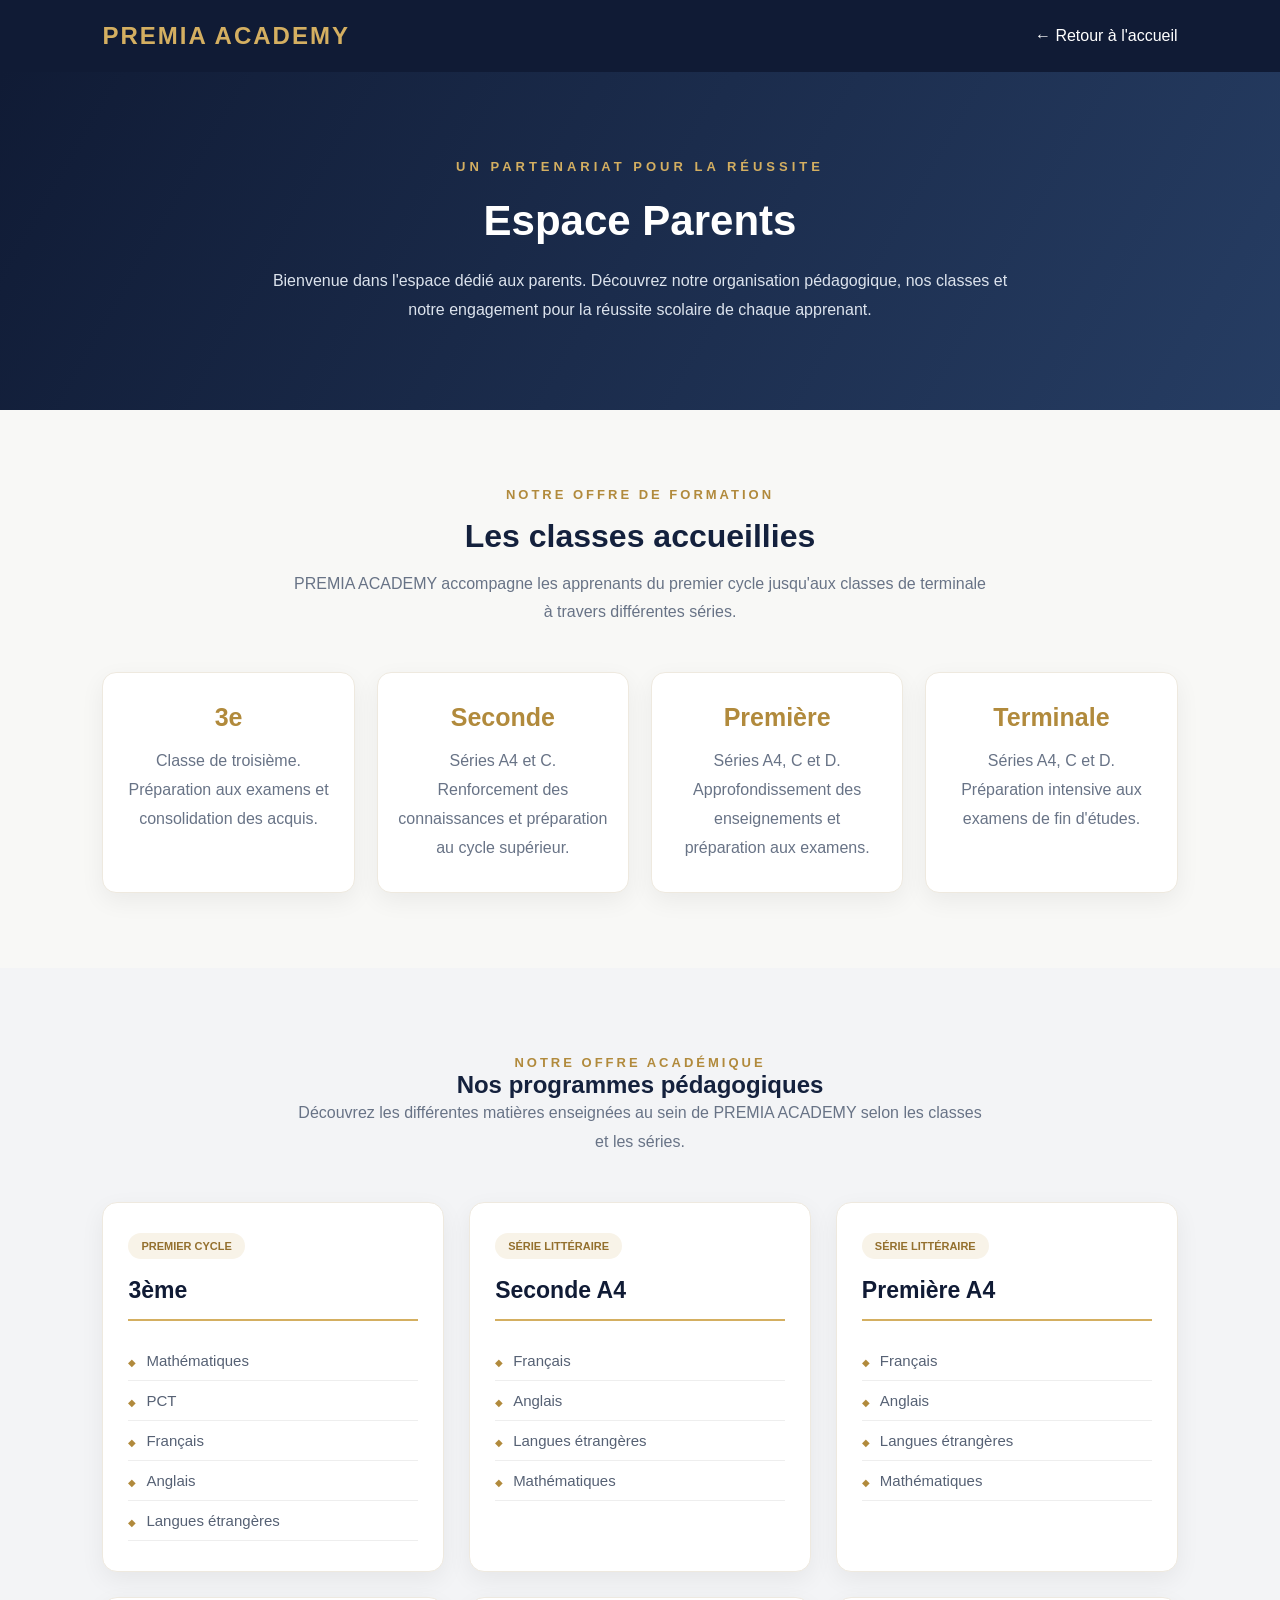
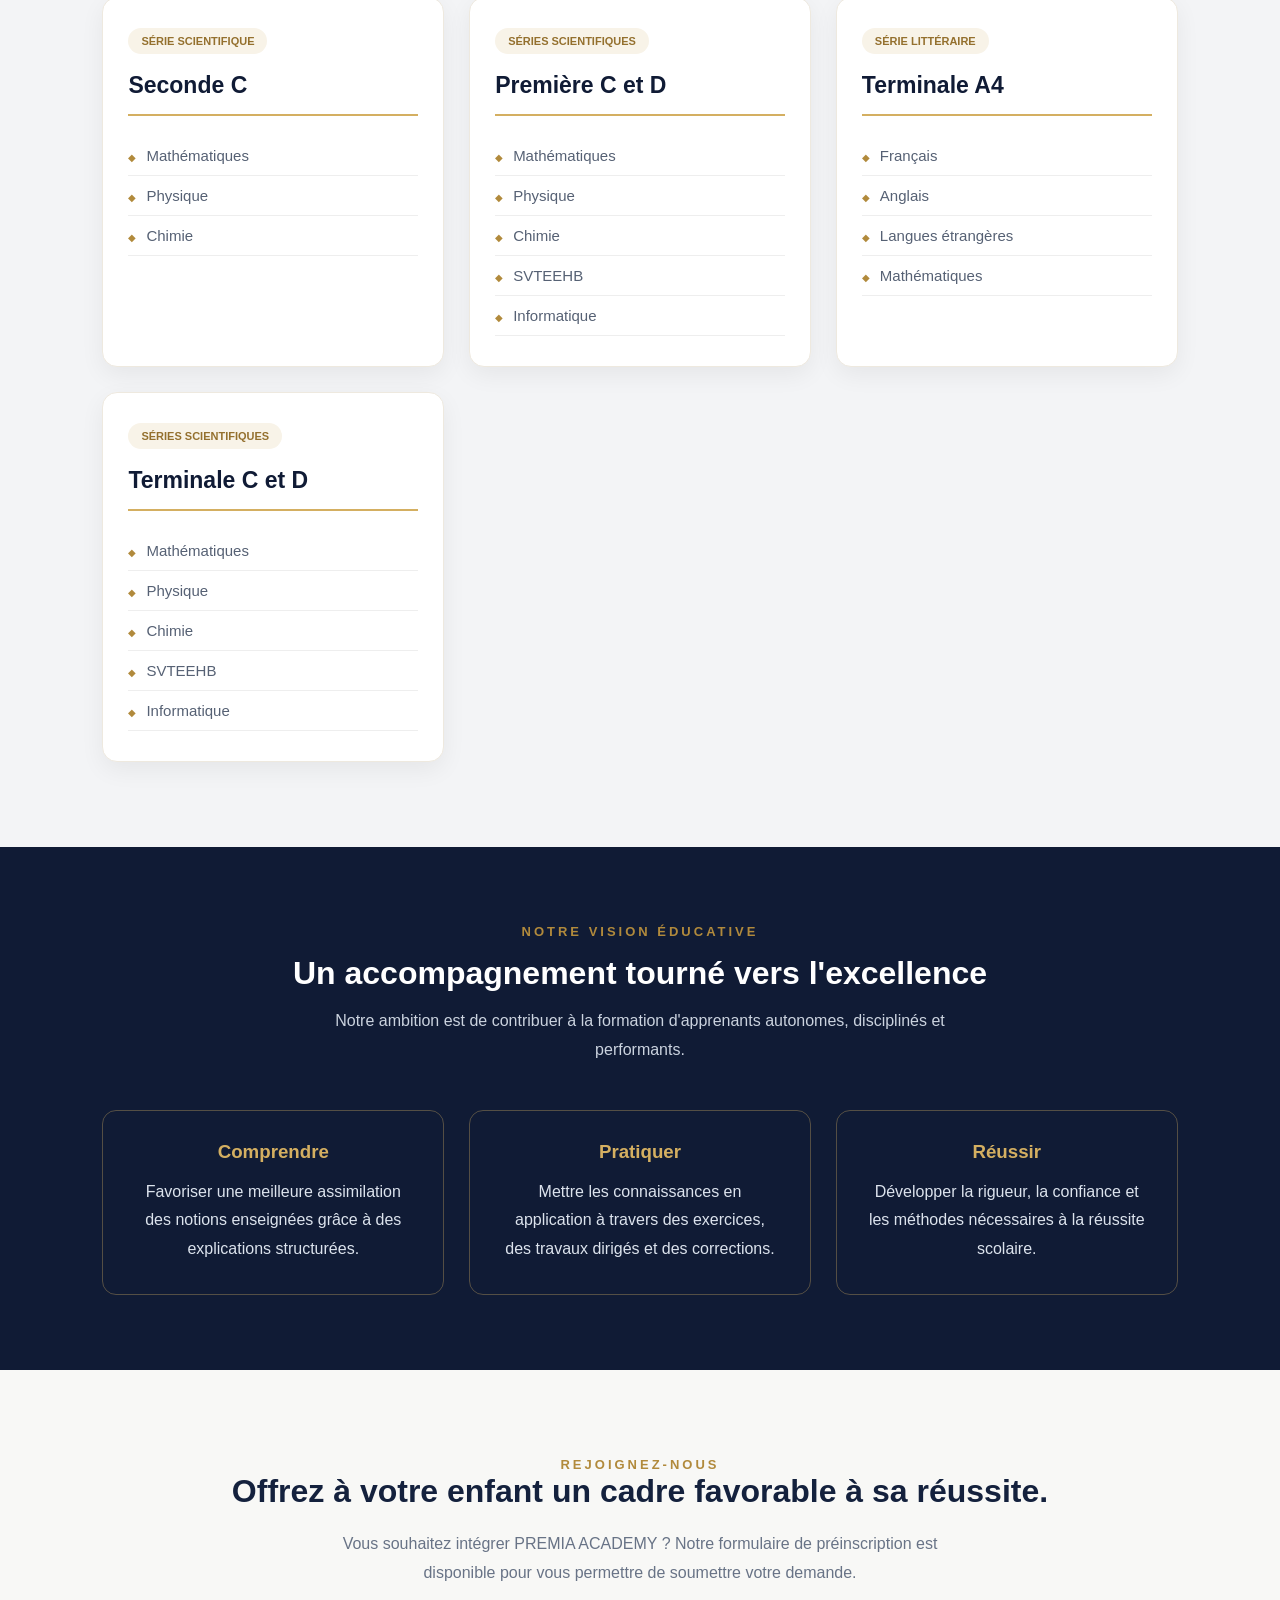
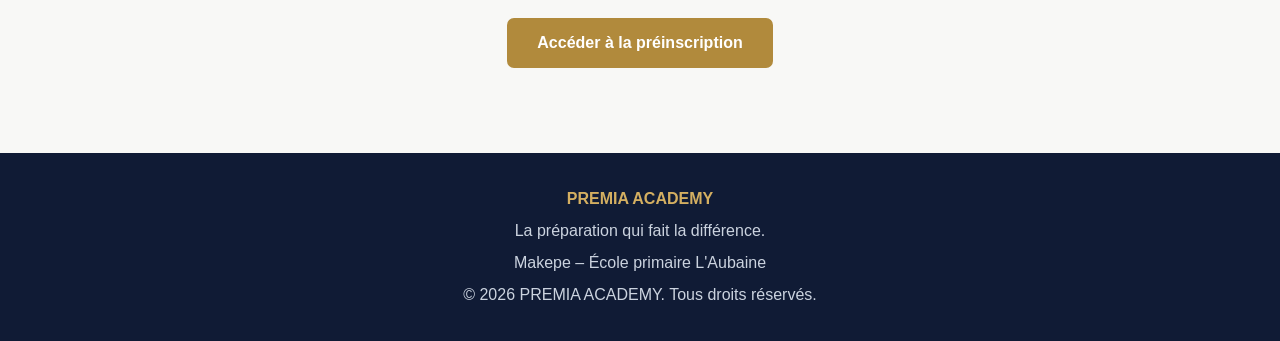
<file: informations.html>
<!DOCTYPE html>
<html lang="fr">

<head>
    <meta charset="UTF-8">
    <meta name="viewport" content="width=device-width, initial-scale=1.0">

    <title>Espace Parents | PREMIA ACADEMY</title>
    <meta name="description" content="Espace Parents de PREMIA ACADEMY à Makepe, Douala : découvrez nos programmes scolaires, nos classes et notre approche pédagogique pour accompagner les élèves vers la réussite.">
    <link rel="icon" type="image/png" href="assets/img/logo/logo-complet.png">

    <style>

        * {
            margin: 0;
            padding: 0;
            box-sizing: border-box;
        }

        body {
            font-family: 'Segoe UI', Arial, sans-serif;
            background: #f8f8f6;
            color: #14213d;
        }

        header {
            background: #101b35;
            padding: 22px 8%;
            display: flex;
            justify-content: space-between;
            align-items: center;
        }

        .logo {
            color: #d4af61;
            font-size: 24px;
            font-weight: 800;
            letter-spacing: 2px;
        }

        header a {
            color: white;
            text-decoration: none;
        }

        .hero {
            background: linear-gradient(120deg, #101b35, #263d63);
            padding: 85px 8%;
            text-align: center;
            color: white;
        }

        .hero span {
            color: #d4af61;
            letter-spacing: 4px;
            font-size: 13px;
            font-weight: bold;
        }

        .hero h1 {
            font-size: 42px;
            margin: 22px 0;
        }

        .hero p {
            max-width: 750px;
            margin: auto;
            line-height: 1.8;
            color: #dce3ed;
        }

        .section {
            padding: 75px 8%;
            text-align: center;
        }

        .label {
            color: #b18a3c;
            font-weight: bold;
            letter-spacing: 3px;
            font-size: 13px;
            text-transform: uppercase;
        }

        .section h2 {
            font-size: 32px;
            margin: 15px 0;
        }

        .description {
            max-width: 700px;
            margin: auto;
            color: #687386;
            line-height: 1.8;
        }

        .classes {
            display: grid;
            grid-template-columns: repeat(4, 1fr);
            gap: 22px;
            margin-top: 45px;
        }

        .class-card {
            background: white;
            padding: 30px 20px;
            border-radius: 14px;
            border: 1px solid #eee9df;
            box-shadow: 0 8px 25px rgba(0,0,0,0.06);
            transition: 0.3s;
        }

        .class-card:hover {
            transform: translateY(-8px);
        }

        .class-card h3 {
            color: #b18a3c;
            font-size: 25px;
            margin-bottom: 15px;
        }

        .class-card p {
            color: #687386;
            line-height: 1.8;
        }

        .pedagogie {
            background: #101b35;
            color: white;
        }

        .pedagogie h2 {
            color: white;
        }

        .pedagogie .description {
            color: #cbd3df;
        }

        .pedagogie-grid {
            display: grid;
            grid-template-columns: repeat(3, 1fr);
            gap: 25px;
            margin-top: 45px;
        }

        .pedagogie-card {
            padding: 30px;
            border: 1px solid rgba(212,175,97,0.35);
            border-radius: 14px;
        }

        .pedagogie-card h3 {
            color: #d4af61;
            margin-bottom: 15px;
        }

        .pedagogie-card p {
            color: #dce3ed;
            line-height: 1.8;
        }

        .inscription {
            padding: 85px 8%;
            text-align: center;
        }

        .inscription h2 {
            font-size: 32px;
            margin-bottom: 20px;
        }

        .inscription p {
            color: #687386;
            line-height: 1.8;
            max-width: 650px;
            margin: auto;
        }

        .btn {
            display: inline-block;
            margin-top: 30px;
            padding: 16px 30px;
            background: #b18a3c;
            color: white;
            text-decoration: none;
            border-radius: 7px;
            font-weight: bold;
            transition: 0.3s;
        }

        .btn:hover {
            background: #101b35;
        }

        footer {
            background: #101b35;
            padding: 30px;
            text-align: center;
            color: #cbd3df;
            line-height: 2;
        }

        footer strong {
            color: #d4af61;
        }

        @media(max-width: 850px) {

            .classes {
                grid-template-columns: repeat(2, 1fr);
            }

            .pedagogie-grid {
                grid-template-columns: 1fr;
            }

            .hero h1 {
                font-size: 32px;
            }

        }

        @media(max-width: 500px) {

            .classes {
                grid-template-columns: 1fr;
            }

            header {
                flex-direction: column;
                gap: 15px;
            }

        }
        /* PROGRAMMES PEDAGOGIQUES */

.programmes {
    background: #f3f4f6;
    padding: 85px 8%;
    text-align: center;
}

.programmes-grid {
    display: grid;
    grid-template-columns: repeat(auto-fit, minmax(260px, 1fr));
    gap: 25px;
    margin-top: 45px;
}

.programme-card {
    background: white;
    padding: 30px 25px;
    border-radius: 15px;
    text-align: left;
    border: 1px solid #eee9df;
    box-shadow: 0 8px 25px rgba(0,0,0,0.06);
    transition: 0.3s;
}

.programme-card:hover {
    transform: translateY(-7px);
    box-shadow: 0 15px 30px rgba(16,27,53,0.12);
}

.programme-card h3 {
    color: #101b35;
    font-size: 23px;
    border-bottom: 2px solid #d4af61;
    padding-bottom: 15px;
    margin-bottom: 20px;
}

.programme-card ul {
    list-style: none;
}

.programme-card li {
    padding: 11px 0;
    border-bottom: 1px solid #eee;
    color: #566174;
    font-size: 15px;
}

.programme-card li::before {
    content: "◆";
    color: #b18a3c;
    margin-right: 10px;
    font-size: 10px;
}

.programme-type {
    display: inline-block;
    background: #f8f3e8;
    color: #94702e;
    padding: 7px 13px;
    border-radius: 20px;
    font-size: 11px;
    font-weight: bold;
    margin-bottom: 18px;
}

    </style>

</head>

<body>

    <header>

        <div class="logo">PREMIA ACADEMY</div>

        <a href="index.html">← Retour à l'accueil</a>

    </header>


    <section class="hero">

        <span>UN PARTENARIAT POUR LA RÉUSSITE</span>

        <h1>Espace Parents</h1>

        <p>
            Bienvenue dans l'espace dédié aux parents.
            Découvrez notre organisation pédagogique,
            nos classes et notre engagement pour la réussite
            scolaire de chaque apprenant.
        </p>

    </section>


    <section class="section">

        <span class="label">Notre offre de formation</span>

        <h2>Les classes accueillies</h2>

        <p class="description">
            PREMIA ACADEMY accompagne les apprenants
            du premier cycle jusqu'aux classes de terminale
            à travers différentes séries.
        </p>


        <div class="classes">

            <div class="class-card">
                <h3>3e</h3>
                <p>
                    Classe de troisième.
                    Préparation aux examens
                    et consolidation des acquis.
                </p>
            </div>

            <div class="class-card">
                <h3>Seconde</h3>
                <p>
                    Séries A4 et C.
                    Renforcement des connaissances
                    et préparation au cycle supérieur.
                </p>
            </div>

            <div class="class-card">
                <h3>Première</h3>
                <p>
                    Séries A4, C et D.
                    Approfondissement des enseignements
                    et préparation aux examens.
                </p>
            </div>

            <div class="class-card">
                <h3>Terminale</h3>
                <p>
                    Séries A4, C et D.
                    Préparation intensive
                    aux examens de fin d'études.
                </p>
            </div>

        </div>

    </section>

<!-- PROGRAMMES PEDAGOGIQUES -->

<section class="programmes">

    <span class="label">Notre offre académique</span>

    <h2>Nos programmes pédagogiques</h2>

    <p class="description">
        Découvrez les différentes matières enseignées
        au sein de PREMIA ACADEMY selon les classes
        et les séries.
    </p>

    <div class="programmes-grid">

        <!-- TROISIEME -->

        <div class="programme-card">

            <span class="programme-type">PREMIER CYCLE</span>

            <h3>3ème</h3>

            <ul>
                <li>Mathématiques</li>
                <li>PCT</li>
                <li>Français</li>
                <li>Anglais</li>
                <li>Langues étrangères</li>
            </ul>

        </div>


        <!-- SECONDE A4 -->

        <div class="programme-card">

            <span class="programme-type">SÉRIE LITTÉRAIRE</span>

            <h3>Seconde A4</h3>

            <ul>
                <li>Français</li>
                <li>Anglais</li>
                <li>Langues étrangères</li>
                <li>Mathématiques</li>
            </ul>

        </div>


        <!-- PREMIERE A4 -->

        <div class="programme-card">

            <span class="programme-type">SÉRIE LITTÉRAIRE</span>

            <h3>Première A4</h3>

            <ul>
                <li>Français</li>
                <li>Anglais</li>
                <li>Langues étrangères</li>
                <li>Mathématiques</li>
            </ul>

        </div>


        <!-- SECONDE C -->

        <div class="programme-card">

            <span class="programme-type">SÉRIE SCIENTIFIQUE</span>

            <h3>Seconde C</h3>

            <ul>
                <li>Mathématiques</li>
                <li>Physique</li>
                <li>Chimie</li>
            </ul>

        </div>


        <!-- PREMIERE C ET D -->

        <div class="programme-card">

            <span class="programme-type">SÉRIES SCIENTIFIQUES</span>

            <h3>Première C et D</h3>

            <ul>
                <li>Mathématiques</li>
                <li>Physique</li>
                <li>Chimie</li>
                <li>SVTEEHB</li>
                <li>Informatique</li>
            </ul>

        </div>


        <!-- TERMINALE A4 -->

        <div class="programme-card">

            <span class="programme-type">SÉRIE LITTÉRAIRE</span>

            <h3>Terminale A4</h3>

            <ul>
                <li>Français</li>
                <li>Anglais</li>
                <li>Langues étrangères</li>
                <li>Mathématiques</li>
            </ul>

        </div>


        <!-- TERMINALE C ET D -->

        <div class="programme-card">

            <span class="programme-type">SÉRIES SCIENTIFIQUES</span>

            <h3>Terminale C et D</h3>

            <ul>
                <li>Mathématiques</li>
                <li>Physique</li>
                <li>Chimie</li>
                <li>SVTEEHB</li>
                <li>Informatique</li>
            </ul>

        </div>

    </div>

</section>
    <section class="section pedagogie">

        <span class="label">Notre vision éducative</span>

        <h2>Un accompagnement tourné vers l'excellence</h2>

        <p class="description">
            Notre ambition est de contribuer à la formation
            d'apprenants autonomes, disciplinés et performants.
        </p>


        <div class="pedagogie-grid">

            <div class="pedagogie-card">

                <h3>Comprendre</h3>

                <p>
                    Favoriser une meilleure assimilation
                    des notions enseignées grâce à des
                    explications structurées.
                </p>

            </div>


            <div class="pedagogie-card">

                <h3>Pratiquer</h3>

                <p>
                    Mettre les connaissances en application
                    à travers des exercices, des travaux
                    dirigés et des corrections.
                </p>

            </div>


            <div class="pedagogie-card">

                <h3>Réussir</h3>

                <p>
                    Développer la rigueur, la confiance
                    et les méthodes nécessaires à la
                    réussite scolaire.
                </p>

            </div>

        </div>

    </section>


    <section class="inscription">

        <span class="label">Rejoignez-nous</span>

        <h2>Offrez à votre enfant un cadre favorable à sa réussite.</h2>

        <p>
            Vous souhaitez intégrer PREMIA ACADEMY ?
            Notre formulaire de préinscription est disponible
            pour vous permettre de soumettre votre demande.
        </p>

        <a href="preinscription.html" class="btn">
            Accéder à la préinscription
        </a>

    </section>


    <footer>

        <strong>PREMIA ACADEMY</strong>

        <p>La préparation qui fait la différence.</p>

        <p>Makepe – École primaire L'Aubaine</p>

        <p>© 2026 PREMIA ACADEMY. Tous droits réservés.</p>

    </footer>


</body>

</html>
</file>
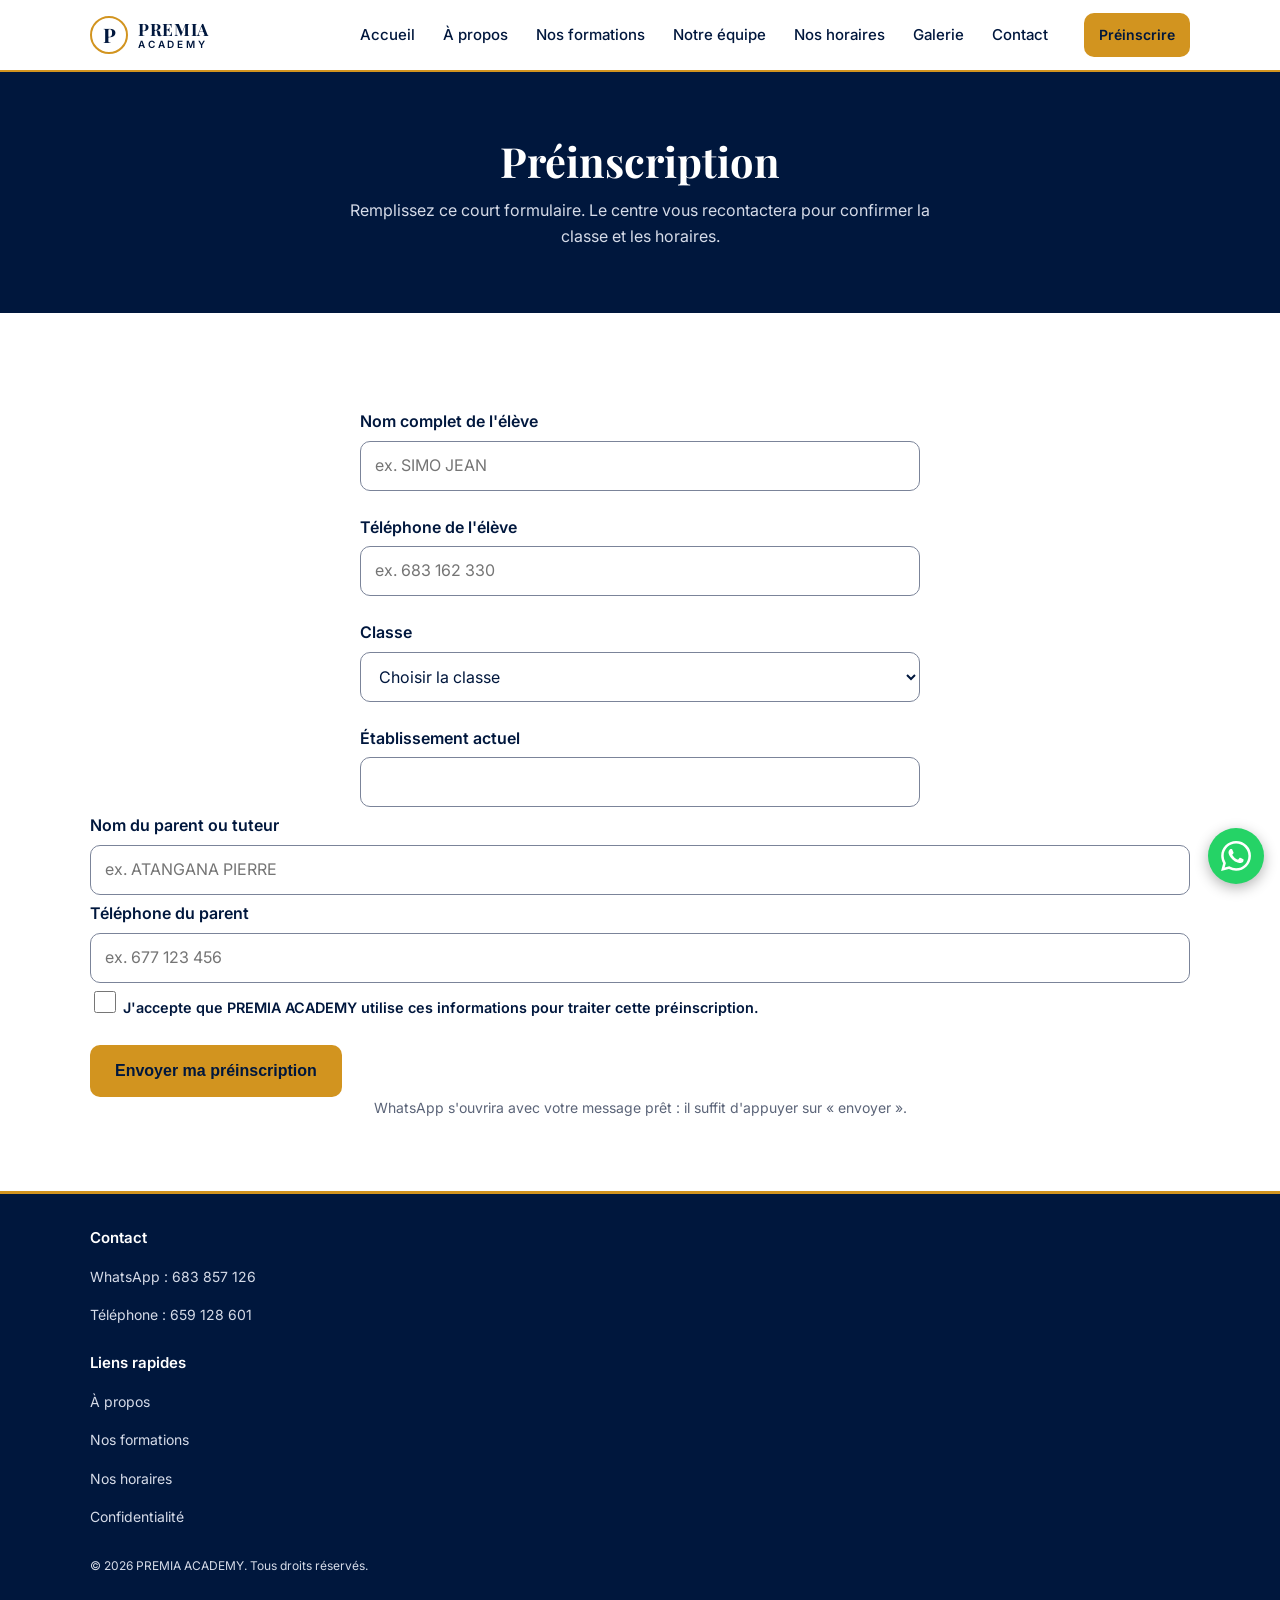
<file: preinscription.html>
<!DOCTYPE html>
<html lang="fr">
<head>
  <meta charset="UTF-8">
  <meta name="viewport" content="width=device-width, initial-scale=1">
  <title>Préinscription | PREMIA ACADEMY, Makepe BM Douala</title>
  <meta name="description" content="Préinscrivez votre enfant à PREMIA ACADEMY (Makepe BM, Douala) en 2 minutes : 3ème, Seconde, Première et Terminale.">
  <meta name="theme-color" content="#00173D">
  <meta property="og:type" content="website">
  <meta property="og:title" content="Préinscription | PREMIA ACADEMY">
  <meta property="og:description" content="Préinscrivez votre enfant en 2 minutes.">
  <meta property="og:image" content="assets/img/logo/logo-complet.png">
  <link rel="preconnect" href="https://fonts.googleapis.com">
  <link rel="preconnect" href="https://fonts.gstatic.com" crossorigin>
  <link href="https://fonts.googleapis.com/css2?family=Inter:wght@400;500;600&family=Playfair+Display:wght@600;700&display=swap" rel="stylesheet">
  <link rel="stylesheet" href="assets/css/style.css">
  <script src="assets/js/main.js" defer></script>
  <script src="assets/js/preinscription.js" defer></script>
</head>
<body>
  <a class="skip-link" href="#contenu">Aller au contenu</a>

  <header class="site-header">
    <div class="header-inner">
      <a class="brand" href="index.html" aria-label="PREMIA ACADEMY, accueil">
        <span class="brand-mono" aria-hidden="true">P</span>
        <span class="brand-text">
          <span class="brand-name">PREMIA</span>
          <span class="brand-sub">ACADEMY</span>
        </span>
      </a>
      <div class="header-actions">
        <a class="btn btn-gold btn-sm" href="preinscription.html">Préinscrire</a>
        <button class="nav-toggle" type="button" aria-expanded="false"
                aria-controls="menu-principal" aria-label="Ouvrir le menu">
          <span class="nav-toggle-bar"></span>
        </button>
      </div>
    </div>
    <nav class="main-nav" id="menu-principal" aria-label="Navigation principale">
      <ul>
        <li><a href="index.html">Accueil</a></li>
        <li><a href="a-propos.html">À propos</a></li>
        <li><a href="formations.html">Nos formations</a></li>
        <li><a href="equipe.html">Notre équipe</a></li>
        <li><a href="horaires.html">Nos horaires</a></li>
        <li><a href="galerie.html">Galerie</a></li>
        <li><a href="contact.html">Contact</a></li>
      </ul>
    </nav>
  </header>

  <main id="contenu">
    <section class="page-hero">
      <div class="container">
        <h1>Préinscription</h1>
        <p>Remplissez ce court formulaire. Le centre vous recontactera pour confirmer la classe et les horaires.</p>
      </div>
    </section>

    <section class="section">
      <div class="container">
        <form id="form-preinscription" class="form" novalidate>

          <div class="champ">
            <label for="nom-eleve">Nom complet de l'élève</label>
            <input type="text" id="nom-eleve" name="nom-eleve" placeholder="ex. SIMO JEAN"
                   autocomplete="off" aria-describedby="err-nom-eleve">
            <p class="erreur" id="err-nom-eleve" aria-live="polite"></p>
          </div>

          <div class="champ">
            <label for="telephone">Téléphone de l'élève</label>
            <input type="tel" id="telephone" name="telephone" placeholder="ex. 683 162 330"
                   inputmode="tel" autocomplete="tel" aria-describedby="err-telephone">
            <p class="erreur" id="err-telephone" aria-live="polite"></p>
          </div>

          <div class="champ">
            <label for="classe">Classe</label>
            <select id="classe" name="classe" aria-describedby="err-classe">
              <option value="">Choisir la classe</option>
              <option value="3eme">3ème</option>
              <option value="seconde-a4">Seconde A4</option>
              <option value="seconde-c">Seconde C</option>
              <option value="premiere-a4">Première A4</option>
              <option value="premiere-c">Première C</option>
              <option value="premiere-d">Première D</option>
              <option value="terminale-a4">Terminale A4</option>
              <option value="terminale-c">Terminale C</option>
              <option value="terminale-d">Terminale D</option>
            </select>
            <p class="erreur" id="err-classe" aria-live="polite"></p>
          </div>
          
         <div class="champ">
            <label for="etablissement">Établissement actuel</span></label>
            <input type="text" id="etablissement" name="etablissement" autocomplete="off"
                   aria-describedby="err-etablissement">
            <p class="erreur" id="err-etablissement" aria-live="polite"></p>
          </div>

</form>

          <div class="champ">
            <label for="nom-parent">Nom du parent ou tuteur</label>
            <input type="text" id="nom-parent" name="nom-parent" placeholder="ex. ATANGANA PIERRE"
                   autocomplete="name" aria-describedby="err-nom-parent">
            <p class="erreur" id="err-nom-parent" aria-live="polite"></p>
          </div>

          <div class="champ">
            <label for="telephone">Téléphone du parent</label>
            <input type="tel" id="telephone" name="telephone" placeholder="ex. 677 123 456"
                   inputmode="tel" autocomplete="tel" aria-describedby="err-telephone">
            <p class="erreur" id="err-telephone" aria-live="polite"></p>
          </div>

          <div class="champ">
            <label class="consentement" for="consentement">
              <input type="checkbox" id="consentement" name="consentement" aria-describedby="err-consentement">
              <span>J'accepte que PREMIA ACADEMY utilise ces informations pour traiter cette préinscription.</span>
            </label>
            <p class="erreur" id="err-consentement" aria-live="polite"></p>
          </div>

          <button class="btn btn-gold" type="submit">Envoyer ma préinscription</button>
          <p class="note-form">WhatsApp s'ouvrira avec votre message prêt : il suffit d'appuyer sur « envoyer ».</p>
        </form>
      </div>
    </section>
  </main>

  <footer class="site-footer">
    <div class="container">
      <h3>Contact</h3>
      <a href="https://wa.me/237683857126">WhatsApp : 683 857 126</a>
      <a href="tel:+237659128601">Téléphone : 659 128 601</a>
      <h3>Liens rapides</h3>
      <a href="a-propos.html">À propos</a>
      <a href="formations.html">Nos formations</a>
      <a href="horaires.html">Nos horaires</a>
      <a href="confidentialite.html">Confidentialité</a>
      <p class="copyright">© 2026 PREMIA ACADEMY. Tous droits réservés.</p>
    </div>
  </footer>

 <a class="wa-float" href="https://wa.me/237683857126" target="_blank" rel="noopener" aria-label="Écrire à PREMIA ACADEMY sur WhatsApp"><svg viewBox="0 0 24 24" aria-hidden="true"><path d="M17.472 14.382c-.297-.149-1.758-.867-2.03-.967-.273-.099-.471-.148-.67.15-.197.297-.767.966-.94 1.164-.173.199-.347.223-.644.075-.297-.15-1.255-.463-2.39-1.475-.883-.788-1.48-1.761-1.653-2.059-.173-.297-.018-.458.13-.606.134-.133.298-.347.446-.52.149-.174.198-.298.298-.497.099-.198.05-.371-.025-.52-.075-.149-.669-1.612-.916-2.207-.242-.579-.487-.5-.669-.51-.173-.008-.371-.01-.57-.01-.198 0-.52.074-.792.372-.272.297-1.04 1.016-1.04 2.479 0 1.462 1.065 2.875 1.213 3.074.149.198 2.096 3.2 5.077 4.487.709.306 1.262.489 1.694.625.712.227 1.36.195 1.871.118.571-.085 1.758-.719 2.006-1.413.248-.694.248-1.289.173-1.413-.074-.124-.272-.198-.57-.347m-5.421 7.403h-.004a9.87 9.87 0 01-5.031-1.378l-.361-.214-3.741.982.998-3.648-.235-.374a9.86 9.86 0 01-1.51-5.26c.001-5.45 4.436-9.884 9.888-9.884 2.64 0 5.122 1.03 6.988 2.898a9.825 9.825 0 012.893 6.994c-.003 5.45-4.437 9.884-9.885 9.884m8.413-18.297A11.815 11.815 0 0012.05 0C5.495 0 .16 5.335.157 11.892c0 2.096.547 4.142 1.588 5.945L.057 24l6.305-1.654a11.882 11.882 0 005.683 1.448h.005c6.554 0 11.89-5.335 11.893-11.893a11.821 11.821 0 00-3.48-8.413z"/></svg></a>
</body>
</html>
</file>
<file: assets/css/style.css>
*, *::before, *::after {
  box-sizing: border-box;
}

html, body {
  max-width: 100%;
  overflow-x: hidden;
}

body {
  overflow-wrap: break-word;
}

img, table, iframe, video {
  max-width: 100%;
  height: auto;
}
/* =========================================================
   PREMIA ACADEMY - style.css
   1. Variables   2. Base   3. Boutons   4. En-tête
   5. Sections    6. Pied de page   7. Adaptations écran large
   ========================================================= */

/* ---------- 1. VARIABLES (la charte graphique) ---------- */
:root {
  --marine: #00173D;
  --dore: #D2941F;
  --blanc: #FFFFFF;
  --fond-alt: #F5F7FA;
  --texte-2: #5B6478;
  --bord: #E2E7F0;
  --clair: #D5DBE8;
  --font-titre: 'Playfair Display', Georgia, serif;
  --font-texte: 'Inter', system-ui, -apple-system, 'Segoe UI', Arial, sans-serif;
}

/* ---------- 2. BASE ---------- */
*, *::before, *::after { box-sizing: border-box; }
html { scroll-behavior: smooth; -webkit-text-size-adjust: 100%; }
body {
  margin: 0;
  font-family: var(--font-texte);
  font-size: 1rem;
  line-height: 1.6;
  color: var(--marine);
  background: var(--blanc);
}
img { max-width: 100%; height: auto; display: block; }
h1, h2, h3, p, ul, ol { margin: 0; padding: 0; }
ul, ol { list-style: none; }
a { color: inherit; }
h2 {
  font-family: var(--font-titre);
  font-weight: 700;
  font-size: 1.7rem;
  line-height: 1.25;
}
.container { width: min(100% - 48px, 1100px); margin-inline: auto; }

:focus-visible { outline: 3px solid var(--dore); outline-offset: 3px; }

.skip-link {
  position: absolute; left: -9999px; top: 8px;
  background: var(--marine); color: var(--blanc);
  padding: 10px 16px; border-radius: 8px; z-index: 100;
}
.skip-link:focus { left: 16px; }

/* ---------- 3. BOUTONS ---------- */
.btn {
  display: inline-flex; align-items: center; justify-content: center;
  min-height: 52px; padding: 0 24px;
  border: 1.5px solid transparent; border-radius: 10px;
  font-weight: 600; font-size: 1rem; text-decoration: none;
  transition: transform .15s ease, background-color .15s ease;
}
.btn:hover { transform: translateY(-2px); }
.btn-gold { background: var(--dore); color: var(--marine); }
.btn-gold:hover { background: #E0A22E; }
.btn-outline { border-color: var(--marine); color: var(--marine); }
.btn-outline:hover { background: var(--marine); color: var(--blanc); }
.btn-outline-light { border-color: var(--blanc); color: var(--blanc); }
.btn-outline-light:hover { background: var(--blanc); color: var(--marine); }
.btn-sm { min-height: 44px; padding: 0 14px; font-size: .875rem; }

/* ---------- 4. EN-TÊTE ---------- */
.site-header {
  position: sticky; top: 0; z-index: 50;
  background: var(--blanc);
  border-bottom: 2px solid var(--dore);
}
.header-inner {
  width: min(100% - 32px, 1100px); height: 64px; margin-inline: auto;
  display: flex; align-items: center; justify-content: space-between;
}
.brand { display: flex; align-items: center; gap: 10px; text-decoration: none; }
.brand-mono {
  width: 38px; height: 38px; border-radius: 50%;
  border: 2px solid var(--dore);
  display: flex; align-items: center; justify-content: center;
  font-family: var(--font-titre); font-weight: 700; font-size: 1.25rem;
}
.brand-text { display: flex; flex-direction: column; line-height: 1.1; }
.brand-name { font-family: var(--font-titre); font-weight: 700; font-size: 1.0625rem; letter-spacing: .04em; }
.brand-sub { font-size: .625rem; font-weight: 600; letter-spacing: .28em; }
.header-actions { display: flex; align-items: center; gap: 8px; }

/* Bouton menu (burger) */
.nav-toggle {
  width: 44px; height: 44px; background: none; border: 0; cursor: pointer;
  display: flex; align-items: center; justify-content: center;
}
.nav-toggle-bar, .nav-toggle-bar::before, .nav-toggle-bar::after {
  display: block; width: 24px; height: 2px;
  background: var(--marine); border-radius: 2px;
  transition: transform .2s ease, background-color .2s ease;
}
.nav-toggle-bar { position: relative; }
.nav-toggle-bar::before, .nav-toggle-bar::after { content: ""; position: absolute; left: 0; }
.nav-toggle-bar::before { top: -7px; }
.nav-toggle-bar::after { top: 7px; }
.nav-toggle[aria-expanded="true"] .nav-toggle-bar { background: transparent; }
.nav-toggle[aria-expanded="true"] .nav-toggle-bar::before { top: 0; transform: rotate(45deg); }
.nav-toggle[aria-expanded="true"] .nav-toggle-bar::after { top: 0; transform: rotate(-45deg); }

/* Menu : caché sur mobile, affiché quand le JavaScript ajoute "is-open" */
.main-nav { display: none; background: var(--blanc); border-top: 1px solid var(--bord); }
.main-nav.is-open { display: block; }
.main-nav a {
  display: block; padding: 14px 24px; min-height: 48px;
  font-weight: 500; text-decoration: none;
}
.main-nav a:hover, .main-nav a[aria-current="page"] { background: var(--fond-alt); }
.main-nav a[aria-current="page"] { font-weight: 600; }

/* ---------- 5. SECTIONS ---------- */
.hero { background: var(--marine); color: var(--blanc); text-align: center; padding: 32px 0 40px; }
.hero-logo {
  width: 128px; height: 128px; margin: 0 auto 24px;
  background: var(--blanc); padding: 6px; border-radius: 16px;
}
.hero h1 { font-family: var(--font-titre); font-weight: 700; font-size: 1.95rem; line-height: 1.2; }
.hero h1 span { color: var(--dore); }
.hero-text { max-width: 560px; margin: 16px auto 0; color: var(--clair); font-size: 1.0625rem; }
.hero-actions { display: flex; flex-direction: column; gap: 12px; margin-top: 28px; }

.section { padding: 48px 0; }
.section-alt { background: var(--fond-alt); }
.eyebrow { font-size: .75rem; font-weight: 600; letter-spacing: .18em; text-transform: uppercase; }
.eyebrow::after { content: ""; display: block; width: 40px; height: 3px; background: var(--dore); margin: 10px 0 14px; }

.card { background: var(--blanc); border: 1px solid var(--bord); border-radius: 12px; padding: 18px 20px; }
.card h3 { font-size: 1rem; font-weight: 600; }
.card p { margin-top: 2px; color: var(--texte-2); font-size: .9375rem; }
.cards { display: grid; gap: 12px; margin-top: 20px; }
.cards .card { border-top: 3px solid var(--dore); }
.section .container > .card { margin-top: 12px; }
.section .container > .btn { width: 100%; margin-top: 20px; }

.class-grid { display: grid; grid-template-columns: 1fr 1fr; gap: 12px; margin: 20px 0 24px; }
.class-grid + .btn { margin-top: 0; }
.class-card {
  background: var(--blanc); border: 1px solid var(--bord); border-top: 3px solid var(--dore);
  border-radius: 12px; padding: 16px; min-height: 112px;
}
.class-card h3 { font-family: var(--font-titre); font-weight: 700; font-size: 1.25rem; }
.class-card p { margin-top: 6px; color: var(--texte-2); font-size: .8125rem; }

.steps { counter-reset: etape; margin-top: 8px; }
.steps li {
  counter-increment: etape;
  display: grid; grid-template-columns: 36px 1fr; column-gap: 14px; margin-top: 18px;
}
.steps li::before {
  content: counter(etape);
  grid-column: 1; grid-row: 1 / span 2;
  width: 36px; height: 36px; border-radius: 50%;
  background: var(--dore); color: var(--marine); font-weight: 700;
  display: flex; align-items: center; justify-content: center;
}
.steps h3 { grid-column: 2; grid-row: 1; font-size: 1rem; font-weight: 600; }
.steps p { grid-column: 2; grid-row: 2; color: var(--texte-2); font-size: .9375rem; }

.cta { background: var(--marine); color: var(--blanc); text-align: center; padding: 48px 0; }
.cta h2 { color: var(--blanc); font-size: 1.65rem; }
.cta p { max-width: 640px; margin: 12px auto 24px; color: var(--clair); }
.cta .btn { width: 100%; }

/* ---------- 6. PIED DE PAGE ---------- */
.site-footer {
  background: var(--marine); color: var(--clair);
  padding: 32px 0; border-top: 3px solid var(--dore); font-size: .875rem;
}
.site-footer h3 { margin: 0 0 8px; color: var(--blanc); font-size: .9375rem; font-weight: 600; }
.site-footer h3:not(:first-child) { margin-top: 16px; }
.site-footer a { display: block; padding: 8px 0; text-decoration: none; }
.site-footer a:hover { text-decoration: underline; }
.copyright { margin-top: 20px; font-size: .75rem; }

/* Bouton WhatsApp flottant */
.wa-float {
  position: fixed; right: 16px; bottom: 16px; z-index: 60;
  width: 56px; height: 56px; border-radius: 50%;
  background: #25D366; color: var(--marine);
  display: flex; align-items: center; justify-content: center;
  font-weight: 700; font-size: .875rem; text-decoration: none;
  box-shadow: 0 4px 14px rgba(0, 0, 0, .3);
}

/* ---------- 7. ADAPTATION AUX ÉCRANS PLUS LARGES ---------- */
@media (min-width: 600px) {
  .hero-actions { flex-direction: row; justify-content: center; }
  .section .container > .btn, .cta .btn { width: auto; }
  .cards { grid-template-columns: 1fr 1fr; }
}

@media (min-width: 900px) {
  /* En-tête : logo | menu | bouton, sur une seule ligne */
  .site-header {
    display: flex; align-items: center; gap: 24px; min-height: 72px;
    padding: 0 max(24px, calc((100% - 1100px) / 2));
  }
  .header-inner { display: contents; }
  .brand { order: 0; }
  .main-nav { order: 1; display: block; margin-left: auto; border: 0; }
  .main-nav ul { display: flex; gap: 4px; }
  .main-nav a { padding: 10px 12px; min-height: 0; border-radius: 8px; font-size: .9375rem; }
  .header-actions { order: 2; }
  .nav-toggle { display: none; }

  .hero { padding: 72px 0; }
  .hero h1 { font-size: 2.75rem; max-width: 760px; margin-inline: auto; }
  .section, .cta { padding: 72px 0; }
  h2 { font-size: 2.1rem; }
  .cards, .class-grid { grid-template-columns: repeat(4, 1fr); }
  .steps { display: grid; grid-template-columns: repeat(3, 1fr); gap: 24px; }
  .steps li { margin-top: 18px; }
}

@media (prefers-reduced-motion: reduce) {
  html { scroll-behavior: auto; }
  * { transition: none !important; }
}

/* ---------- 9. FORMULAIRES ---------- */
.form { max-width: 560px; margin: 24px auto 0; display: grid; gap: 18px; }
.champ label { display: block; margin-bottom: 6px; font-weight: 600; }
.champ .facultatif { font-weight: 400; color: var(--texte-2); }
.champ input[type="text"], .champ input[type="tel"], .champ select {
  width: 100%; min-height: 50px; padding: 0 14px;
  border: 1.5px solid #7B8499; border-radius: 10px;
  font: inherit; color: var(--marine); background: var(--blanc);
}
.champ input:focus, .champ select:focus { outline: 3px solid var(--dore); outline-offset: 2px; border-color: var(--marine); }
.champ [aria-invalid="true"] { border-color: #B3261E; }
.erreur { margin-top: 6px; color: #B3261E; font-size: .875rem; }
.consentement { display: flex; gap: 12px; align-items: flex-start; font-size: .9rem; }
.consentement input { flex: none; width: 22px; height: 22px; margin-top: 2px; accent-color: var(--marine); }
.form .btn { width: 100%; }
.note-form { color: var(--texte-2); font-size: .875rem; text-align: center; }

/* ---------- 8. PAGES INTÉRIEURES ---------- */
.page-hero { background: var(--marine); color: var(--blanc); text-align: center; padding: 40px 0; }
.page-hero h1 { font-family: var(--font-titre); font-weight: 700; font-size: 1.9rem; line-height: 1.2; }
.page-hero p { max-width: 620px; margin: 12px auto 0; color: var(--clair); }

.formations-grid { display: grid; gap: 16px; margin-top: 24px; }
.formation {
  background: var(--blanc); border: 1px solid var(--bord); border-top: 3px solid var(--dore);
  border-radius: 12px; padding: 20px;
}
.formation h3 { font-family: var(--font-titre); font-weight: 700; font-size: 1.3rem; }
.matieres { display: flex; flex-wrap: wrap; gap: 8px; margin: 14px 0 18px; }
.matieres li {
  background: var(--fond-alt); border: 1px solid var(--bord); border-radius: 999px;
  padding: 4px 12px; font-size: .8125rem; font-weight: 500;
}
.lien-fleche { font-weight: 600; text-decoration: none; border-bottom: 2px solid var(--dore); }
.lien-fleche:hover { background: var(--fond-alt); }
.intro { max-width: 680px; color: var(--texte-2); }

@media (min-width: 600px) {
  .formations-grid { grid-template-columns: 1fr 1fr; }
}
@media (min-width: 900px) {
  .formations-grid { grid-template-columns: repeat(3, 1fr); }
  .page-hero { padding: 64px 0; }
  .page-hero h1 { font-size: 2.6rem; }
}

/* ---------- 9. FORMULAIRES ---------- */
.form { max-width: 560px; margin: 24px auto 0; display: grid; gap: 18px; }
.champ label { display: block; margin-bottom: 6px; font-weight: 600; }
.champ .facultatif { font-weight: 400; color: var(--texte-2); }
.champ input[type="text"], .champ input[type="tel"], .champ select {
  width: 100%; min-height: 50px; padding: 0 14px;
  border: 1.5px solid #7B8499; border-radius: 10px;
  font: inherit; color: var(--marine); background: var(--blanc);
}
.champ input:focus, .champ select:focus { outline: 3px solid var(--dore); outline-offset: 2px; border-color: var(--marine); }
.champ [aria-invalid="true"] { border-color: #B3261E; }
.erreur { margin-top: 6px; color: #B3261E; font-size: .875rem; }
.consentement { display: flex; gap: 12px; align-items: flex-start; font-size: .9rem; }
.consentement input { flex: none; width: 22px; height: 22px; margin-top: 2px; accent-color: var(--marine); }
.form .btn { width: 100%; }
.note-form { color: var(--texte-2); font-size: .875rem; text-align: center; }

/* ---------- 11. PAGE CONTACT ---------- */
.contact-grid { display: grid; gap: 32px; margin-top: 24px; }
.contact-infos { display: grid; gap: 12px; align-content: start; }
.contact-infos .btn { width: 100%; margin-top: 14px; }
.contact-infos address { font-style: normal; color: var(--texte-2); font-size: .9375rem; }
.contact-form-bloc h3 { font-family: var(--font-titre); font-weight: 700; font-size: 1.4rem; }
.contact-form-bloc .form { margin: 16px 0 0; max-width: none; }
.champ textarea {
  width: 100%; min-height: 140px; padding: 12px 14px; resize: vertical;
  border: 1.5px solid #7B8499; border-radius: 10px;
  font: inherit; color: var(--marine); background: var(--blanc);
}
.champ textarea:focus { outline: 3px solid var(--dore); outline-offset: 2px; border-color: var(--marine); }

@media (min-width: 900px) {
  .contact-grid { grid-template-columns: 1fr 1fr; gap: 48px; }
}

/* ---------- 12. PAGE À PROPOS ---------- */
.texte-long { max-width: 720px; }
.texte-long p { margin-top: 14px; color: var(--texte-2); }
.duo { display: grid; gap: 16px; margin-top: 24px; }
.duo .card { border-top: 3px solid var(--dore); }
.duo .card h3 { font-family: var(--font-titre); font-weight: 700; font-size: 1.3rem; }

@media (min-width: 600px) {
  .duo { grid-template-columns: 1fr 1fr; }
}

/* ---------- 13. À PROPOS : HISTOIRE ET PRINCIPES ---------- */
.citation {
  max-width: 720px; margin-top: 28px; padding: 20px 24px;
  background: var(--marine); color: var(--blanc);
  border-radius: 12px; border-top: 3px solid var(--dore);
  font-family: var(--font-titre); font-weight: 700; font-size: 1.25rem; line-height: 1.4;
}
.texte-long strong { color: var(--marine); }

@media (min-width: 900px) {
  .cards-3 { grid-template-columns: repeat(3, 1fr); }
}

/* ---------- 14. PAGE ÉQUIPE ---------- */
.equipe-grid { display: grid; gap: 16px; margin-top: 24px; }
.membre {
  background: var(--blanc); border: 1px solid var(--bord); border-top: 3px solid var(--dore);
  border-radius: 12px; padding: 24px 20px; text-align: center;
}
.avatar {
  width: 96px; height: 96px; margin: 0 auto 14px; border-radius: 50%;
  border: 3px solid var(--dore); background: var(--marine); color: var(--blanc);
  display: flex; align-items: center; justify-content: center;
  font-family: var(--font-titre); font-weight: 700; font-size: 1.8rem;
}
img.avatar { display: block; object-fit: cover; }
.membre h3 { font-size: 1.0625rem; font-weight: 600; }
.membre .matiere { margin-top: 2px; font-size: .875rem; font-weight: 600; letter-spacing: .04em; text-transform: uppercase; }
.membre .presentation { margin-top: 10px; color: var(--texte-2); font-size: .9375rem; }

@media (min-width: 600px) {
  .equipe-grid { grid-template-columns: 1fr 1fr; }
}
@media (min-width: 900px) {
  .equipe-grid { grid-template-columns: repeat(3, 1fr); }
}


/* GALERIE PREMIA ACADEMY */

.galerie-grid {
    display: grid;
    grid-template-columns: repeat(3, 1fr);
    gap: 25px;
    margin-top: 50px;
}

.galerie-item {
    background: white;
    border-radius: 15px;
    overflow: hidden;
    box-shadow: 0 8px 25px rgba(0, 0, 0, 0.07);
    transition: 0.3s ease;
}

.galerie-item:hover {
    transform: translateY(-7px);
}

.galerie-item img {
    width: 100%;
    height: 260px;
    object-fit: cover;
    display: block;
}

.galerie-item figcaption {
    padding: 18px;
    color: #101b35;
    font-weight: 600;
}

.galerie-message {
    text-align: center;
    margin-top: 75px;
    padding: 45px 20px;
    background: #101b35;
    color: white;
    border-radius: 15px;
}

.galerie-message h2 {
    color: #d4af61;
    margin-bottom: 15px;
}

@media (max-width: 768px) {
    .galerie-grid {
        grid-template-columns: repeat(2, 1fr);
        gap: 15px;
    }

    .galerie-item img {
        height: 180px;
    }
}

@media (max-width: 480px) {
    .galerie-grid {
        grid-template-columns: 1fr;
    }

    .galerie-item img {
        height: 230px;
    }
}

/* ---------- 15. PAGE CONFIDENTIALITÉ ---------- */
.texte-long h2 { margin-top: 32px; font-size: 1.35rem; }
.texte-long h2:first-child { margin-top: 0; }
.texte-long ul { margin-top: 10px; padding-left: 20px; list-style: disc; color: var(--texte-2); }
.texte-long li { margin-top: 6px; }
.texte-long a { font-weight: 600; text-decoration: underline; }
.maj { margin-top: 32px; font-size: .875rem; }
.consentement a { font-weight: 600; text-decoration: underline; }

/* ---------- 16. GALERIE ---------- */
.galerie-grid { display: grid; grid-template-columns: 1fr 1fr; gap: 10px; margin-top: 24px; }
.galerie-grid figure { margin: 0; }
.vignette {
  display: block; width: 100%; padding: 0; border: 0; aspect-ratio: 4 / 3;
  background: var(--fond-alt); border-radius: 12px; overflow: hidden; cursor: pointer;
}
.vignette img { width: 100%; height: 100%; object-fit: cover; transition: transform .25s ease; }
.vignette:hover img { transform: scale(1.04); }
.galerie-grid figcaption { margin-top: 6px; font-size: .8125rem; color: var(--texte-2); }

.lightbox { width: 100%; max-width: min(96vw, 900px); padding: 0; border: 0; background: transparent; overflow: visible; }
.lightbox::backdrop { background: rgba(0, 23, 61, .92); }
.lightbox-inner { position: relative; text-align: center; }
.lightbox img { max-height: 80vh; margin: 0 auto; border-radius: 8px; background: var(--blanc); }
.lightbox p { margin-top: 10px; color: var(--blanc); font-size: .9375rem; }
.lightbox-close {
  position: absolute; top: 8px; right: 8px; width: 44px; height: 44px;
  border: 0; border-radius: 50%; background: var(--dore); color: var(--marine);
  font-size: 1.5rem; font-weight: 700; line-height: 1; cursor: pointer;
}

@media (min-width: 600px) {
  .galerie-grid { grid-template-columns: repeat(3, 1fr); }
}
@media (min-width: 900px) {
  .galerie-grid { grid-template-columns: repeat(4, 1fr); }
}

/* Bouton WhatsApp flottant : icône */
.wa-float {
  color: #fff;
  bottom: calc(16px + env(safe-area-inset-bottom, 0px));
}
.wa-float svg {
  width: 30px;
  height: 30px;
  fill: currentColor;
}
</file>
